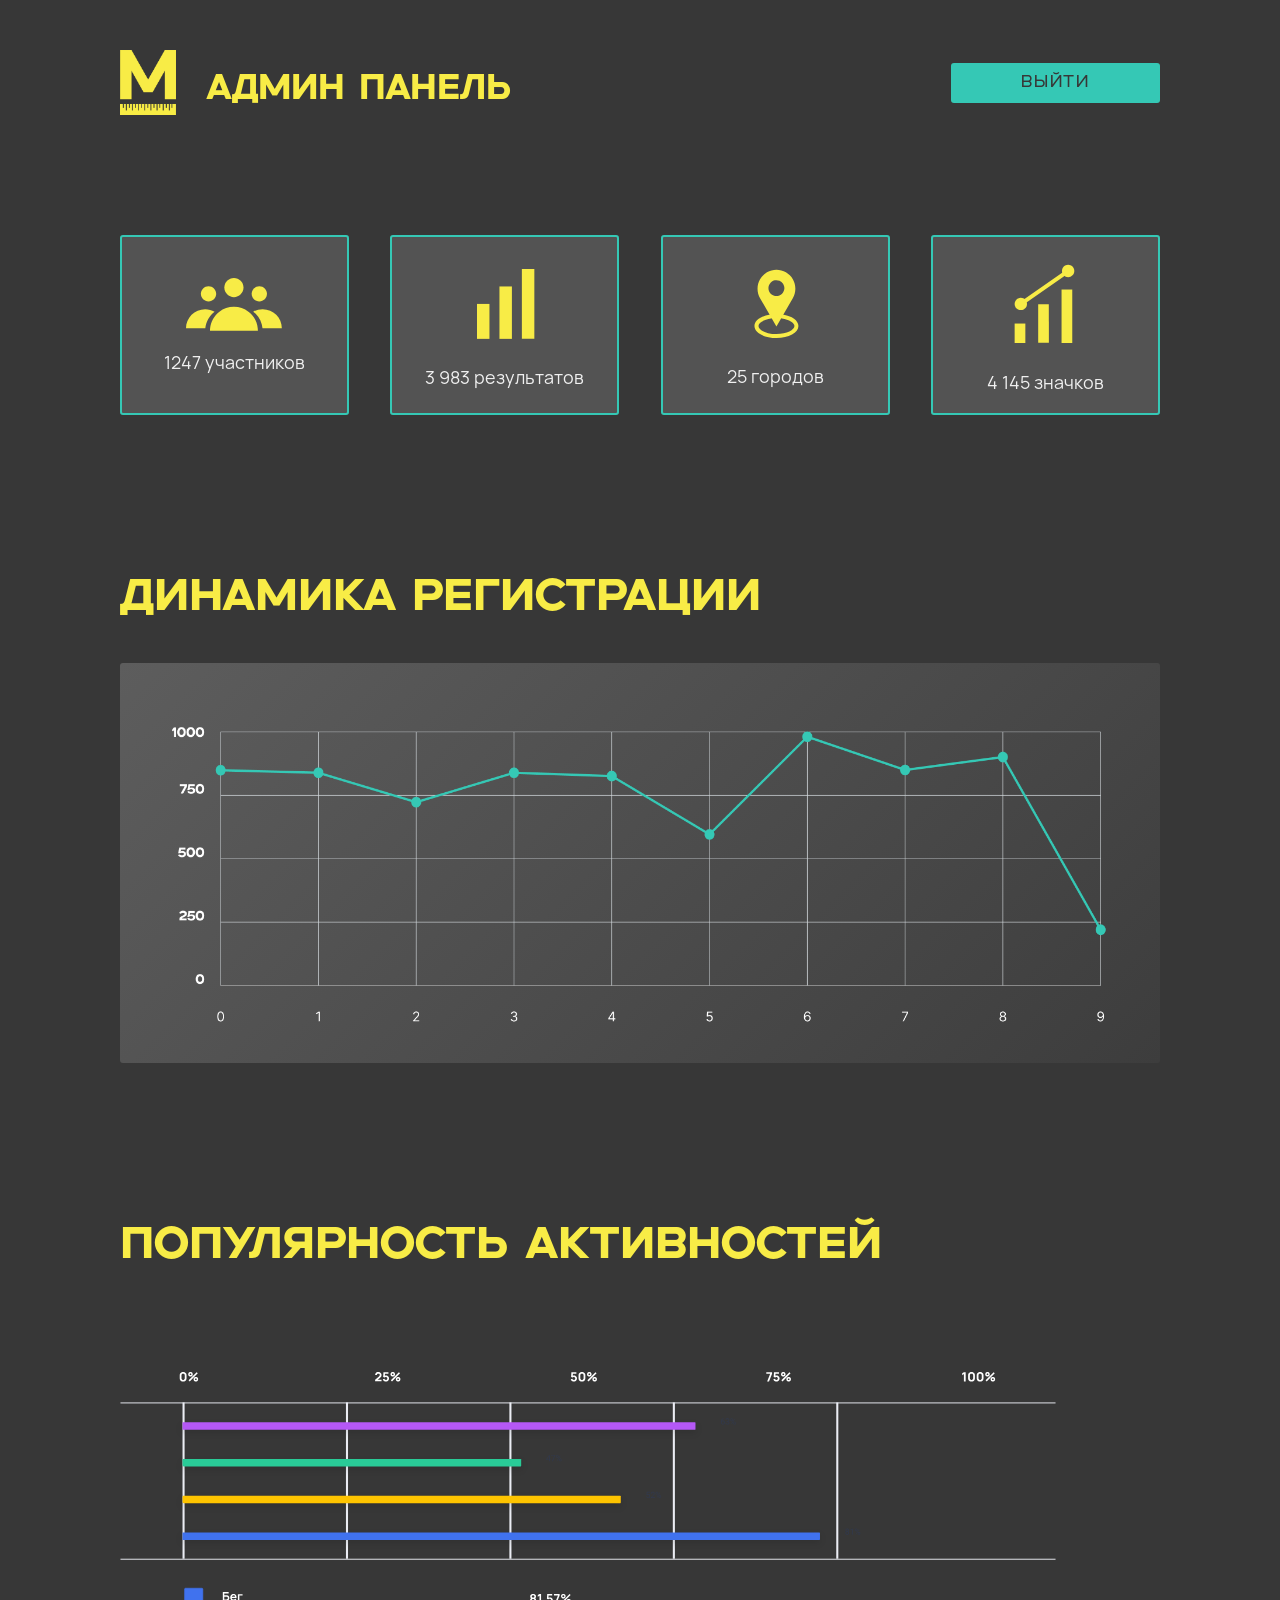
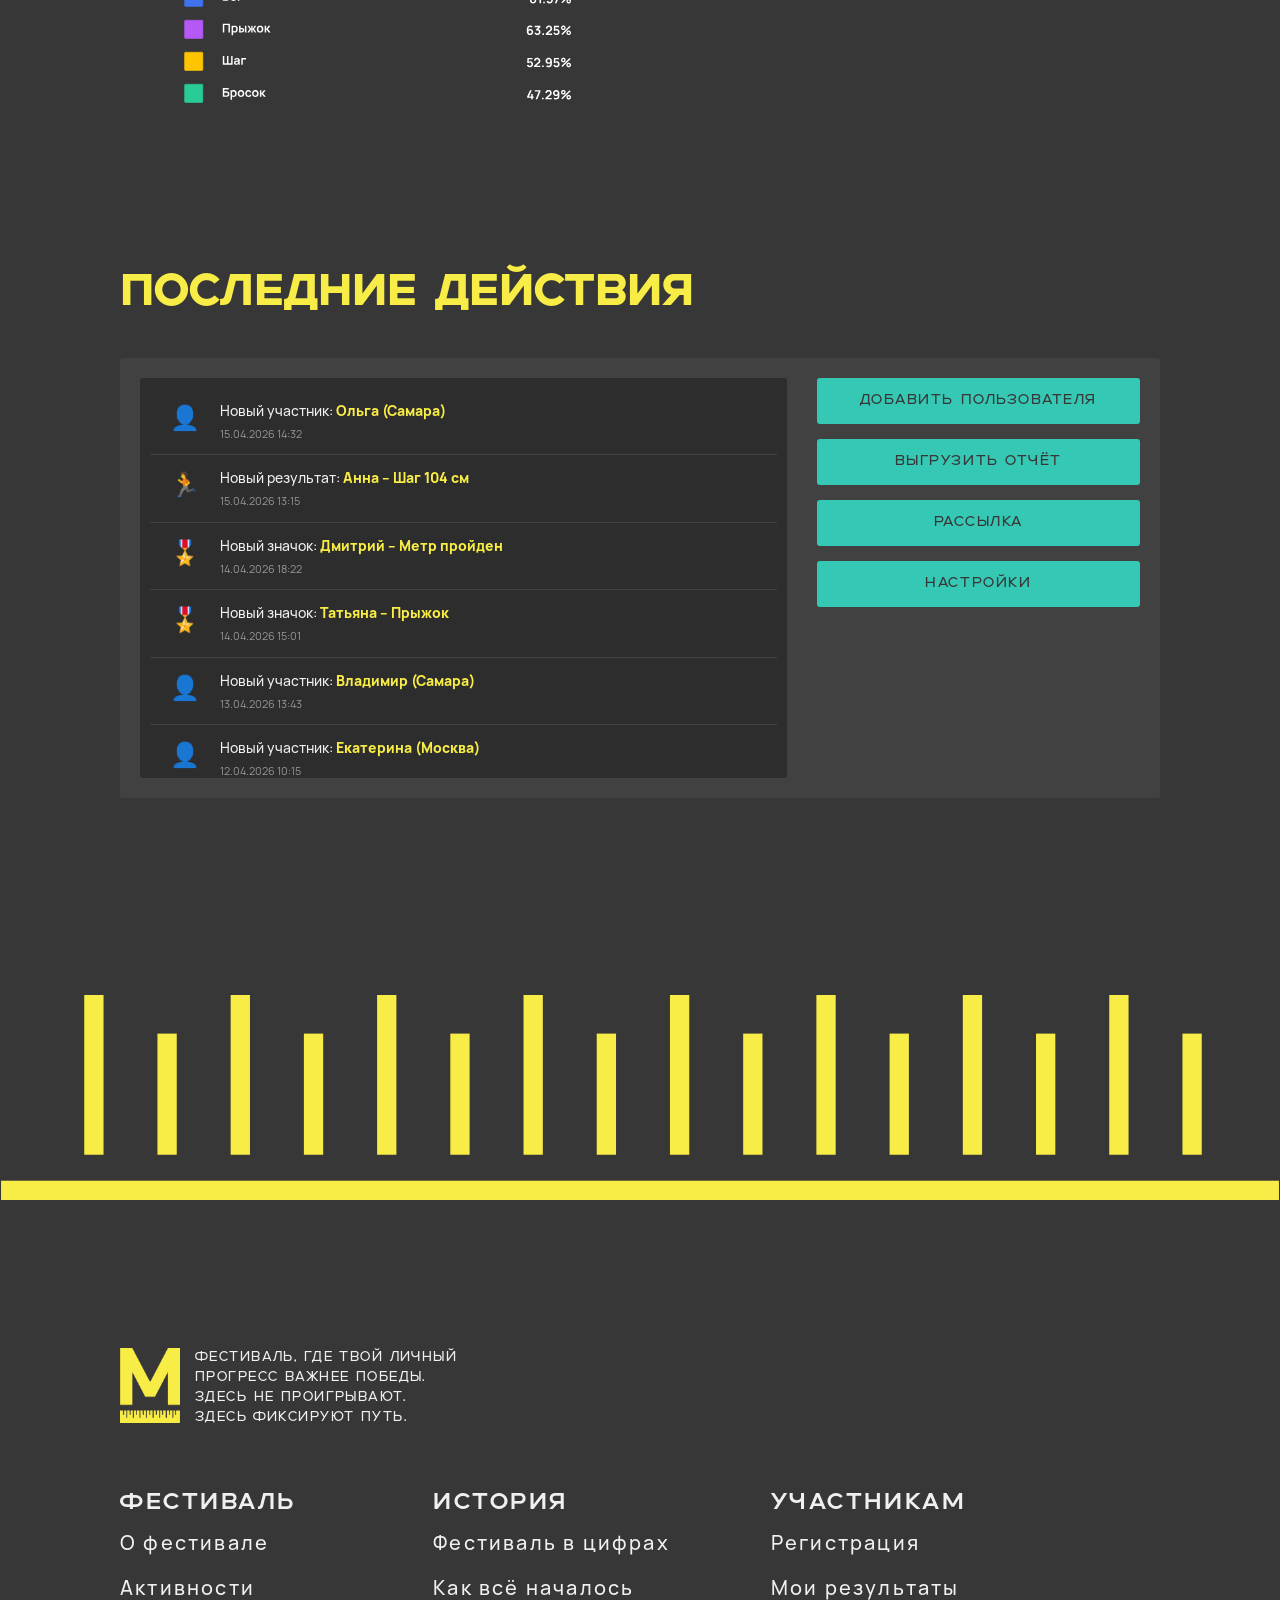
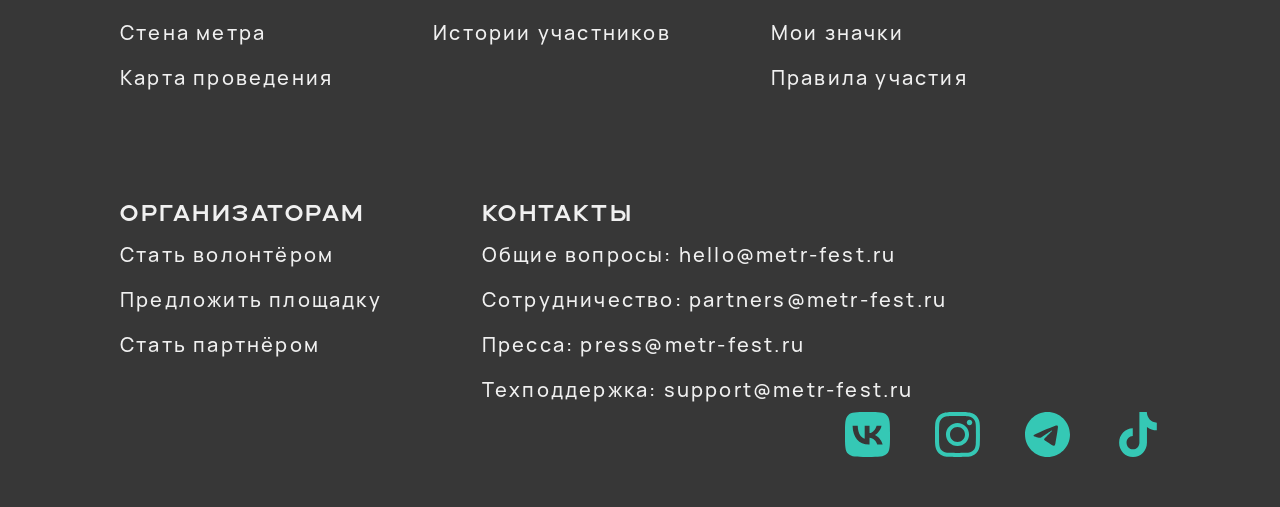
<file: admin/admin.html>
<!doctype html>
<html lang="en">
  <head>
    <meta charset="UTF-8" />
    <meta name="viewport" content="width=device-width, initial-scale=1.0" />
    <title>МЕТР</title>
    <link
      rel="icon"
      type="image/png"
      sizes="32x32"
      href="/assets/gallery/icon/logo.png"
    />
    <link rel="stylesheet" href="/style/style.css" />
  </head>
  <body>
    <header class="headerAdmin">
      <div class="headerAdmin--left">
        <img src="/assets/gallery/icon/logo.png" />
        <h4>АДМИН ПАНЕЛЬ</h4>
      </div>
      <button class="headerAdminBtn"><span>ВЫЙТИ</span></button>
    </header>

    <section class="fasterStatic">
      <div class="fasterStatic--card">
        <img src="/assets/gallery/icon/users.svg" />
        <p>1247 участников</p>
      </div>

      <div class="fasterStatic--card">
        <img src="/assets/gallery/icon/static.svg" />
        <p>3 983 результатов</p>
      </div>

      <div class="fasterStatic--card">
        <img src="/assets/gallery/icon/location.svg" />
        <p>25 городов</p>
      </div>

      <div class="fasterStatic--card">
        <img src="/assets/gallery/icon/bar-chart.svg" />
        <p>4 145 значков</p>
      </div>
    </section>

    <section class="dinamicRegistration">
      <h2>ДИНАМИКА РЕГИСТРАЦИИ</h2>
      <div><img src="/assets/gallery/photos/22.png" /></div>
    </section>

    <section class="popularActivity">
      <h2>ПОПУЛЯРНОСТЬ АКТИВНОСТЕЙ</h2>
      <div></div>
    </section>

    <section class="recentActions">
      <h2>ПОСЛЕДНИЕ ДЕЙСТВИЯ</h2>

      <div class="recentActions--container">
        <!-- Левая часть: список действий с прокруткой -->
        <div class="recentActions--list">
          <div class="recentActions--list-scroll">
            <div class="recentActions--item">
              <span class="recentActions--icon">👤</span>
              <div class="recentActions--content">
                <p class="recentActions--text">
                  Новый участник: <strong>Ольга (Самара)</strong>
                </p>
                <p class="recentActions--date">15.04.2026 14:32</p>
              </div>
            </div>

            <div class="recentActions--item">
              <span class="recentActions--icon">🏃</span>
              <div class="recentActions--content">
                <p class="recentActions--text">
                  Новый результат: <strong>Анна – Шаг 104 см</strong>
                </p>
                <p class="recentActions--date">15.04.2026 13:15</p>
              </div>
            </div>

            <div class="recentActions--item">
              <span class="recentActions--icon">🎖️</span>
              <div class="recentActions--content">
                <p class="recentActions--text">
                  Новый значок: <strong>Дмитрий – Метр пройден</strong>
                </p>
                <p class="recentActions--date">14.04.2026 18:22</p>
              </div>
            </div>

            <div class="recentActions--item">
              <span class="recentActions--icon">🎖️</span>
              <div class="recentActions--content">
                <p class="recentActions--text">
                  Новый значок: <strong>Татьяна – Прыжок</strong>
                </p>
                <p class="recentActions--date">14.04.2026 15:01</p>
              </div>
            </div>

            <div class="recentActions--item">
              <span class="recentActions--icon">👤</span>
              <div class="recentActions--content">
                <p class="recentActions--text">
                  Новый участник: <strong>Владимир (Самара)</strong>
                </p>
                <p class="recentActions--date">13.04.2026 13:43</p>
              </div>
            </div>

            <div class="recentActions--item">
              <span class="recentActions--icon">👤</span>
              <div class="recentActions--content">
                <p class="recentActions--text">
                  Новый участник: <strong>Екатерина (Москва)</strong>
                </p>
                <p class="recentActions--date">12.04.2026 10:15</p>
              </div>
            </div>

            <div class="recentActions--item">
              <span class="recentActions--icon">🏃</span>
              <div class="recentActions--content">
                <p class="recentActions--text">
                  Новый результат: <strong>Михаил – Бег 5 км</strong>
                </p>
                <p class="recentActions--date">12.04.2026 09:30</p>
              </div>
            </div>

            <div class="recentActions--item">
              <span class="recentActions--icon">🎖️</span>
              <div class="recentActions--content">
                <p class="recentActions--text">
                  Новый значок: <strong>Алексей – Бросок</strong>
                </p>
                <p class="recentActions--date">11.04.2026 16:45</p>
              </div>
            </div>

            <div class="recentActions--item">
              <span class="recentActions--icon">👤</span>
              <div class="recentActions--content">
                <p class="recentActions--text">
                  Новый участник: <strong>Анна (Казань)</strong>
                </p>
                <p class="recentActions--date">11.04.2026 12:20</p>
              </div>
            </div>

            <div class="recentActions--item">
              <span class="recentActions--icon">🏃</span>
              <div class="recentActions--content">
                <p class="recentActions--text">
                  Новый результат: <strong>Сергей – Прыжок 2.1 м</strong>
                </p>
                <p class="recentActions--date">10.04.2026 17:55</p>
              </div>
            </div>

            <div class="recentActions--item">
              <span class="recentActions--icon">🎖️</span>
              <div class="recentActions--content">
                <p class="recentActions--text">
                  Новый значок: <strong>Елена – Шаг 5000</strong>
                </p>
                <p class="recentActions--date">10.04.2026 14:30</p>
              </div>
            </div>

            <div class="recentActions--item">
              <span class="recentActions--icon">👤</span>
              <div class="recentActions--content">
                <p class="recentActions--text">
                  Новый участник: <strong>Иван (Новосибирск)</strong>
                </p>
                <p class="recentActions--date">09.04.2026 11:10</p>
              </div>
            </div>

            <div class="recentActions--item">
              <span class="recentActions--icon">🏃</span>
              <div class="recentActions--content">
                <p class="recentActions--text">
                  Новый результат: <strong>Мария – Бросок 25 м</strong>
                </p>
                <p class="recentActions--date">09.04.2026 09:45</p>
              </div>
            </div>

            <div class="recentActions--item">
              <span class="recentActions--icon">🎖️</span>
              <div class="recentActions--content">
                <p class="recentActions--text">
                  Новый значок: <strong>Павел – Бег 10 км</strong>
                </p>
                <p class="recentActions--date">08.04.2026 20:15</p>
              </div>
            </div>
          </div>
        </div>

        <div class="recentActions--buttons">
          <button class="recentActionsBtn">
            <span>ДОБАВИТЬ ПОЛЬЗОВАТЕЛЯ</span>
          </button>
          <button class="recentActionsBtn">
            <span>ВЫГРУЗИТЬ ОТЧЁТ</span>
          </button>
          <button class="recentActionsBtn">
            <span>РАССЫЛКА</span>
          </button>
          <button class="recentActionsBtn">
            <span>НАСТРОЙКИ</span>
          </button>
        </div>
      </div>
    </section>

    <div class="rule"></div>

    <footer class="footer">
      <div class="footer--logo">
        <img src="/assets/gallery/icon/logo.png" />
        <p>
          Фестиваль, где твой личный <br />
          прогресс важнее победы. <br />
          Здесь не проигрывают. <br />
          Здесь фиксируют путь.
        </p>
      </div>

      <div class="footer__group">
        <div class="footer__column">
          <h4 class="footer__title">Фестиваль</h4>
          <ul class="footer__list">
            <li><a href="#">О фестивале</a></li>
            <li><a href="#">Активности</a></li>
            <li><a href="#">Стена метра</a></li>
            <li><a href="#">Карта проведения</a></li>
          </ul>
        </div>

        <!-- Колонка 2: История -->
        <div class="footer__column">
          <h4 class="footer__title">История</h4>
          <ul class="footer__list">
            <li><a href="#">Фестиваль в цифрах</a></li>
            <li><a href="#">Как всё началось</a></li>
            <li><a href="#">Истории участников</a></li>
          </ul>
        </div>

        <!-- Колонка 3: Участникам -->
        <div class="footer__column">
          <h4 class="footer__title">Участникам</h4>
          <ul class="footer__list">
            <li><a href="#">Регистрация</a></li>
            <li><a href="#">Мои результаты</a></li>
            <li><a href="#">Мои значки</a></li>
            <li><a href="#">Правила участия</a></li>
          </ul>
        </div>

        <!-- Колонка 4: Организаторам -->
        <div class="footer__column">
          <h4 class="footer__title">Организаторам</h4>
          <ul class="footer__list">
            <li><a href="#">Стать волонтёром</a></li>
            <li><a href="#">Предложить площадку</a></li>
            <li><a href="#">Стать партнёром</a></li>
          </ul>
        </div>

        <div class="footer__column">
          <h4 class="footer__title">Контакты</h4>
          <ul class="footer__list">
            <li><a href="#">Общие вопросы: hello@metr-fest.ru</a></li>
            <li><a href="#">Сотрудничество: partners@metr-fest.ru</a></li>
            <li><a href="#">Пресса: press@metr-fest.ru</a></li>
            <li><a href="#">Техподдержка: support@metr-fest.ru</a></li>
          </ul>
        </div>
      </div>

      <div class="footer__socialMedia">
        <img src="/assets/gallery/icon/vk.svg" alt="VK" />
        <img src="/assets/gallery/icon/instagramm.svg" alt="Instagram" />
        <img src="/assets/gallery/icon/telegramm.svg" alt="Telegram" />
        <img src="/assets/gallery/icon/tik tok.svg" alt="TikTok" />
      </div>
    </footer>
  </body>
</html>
</file>
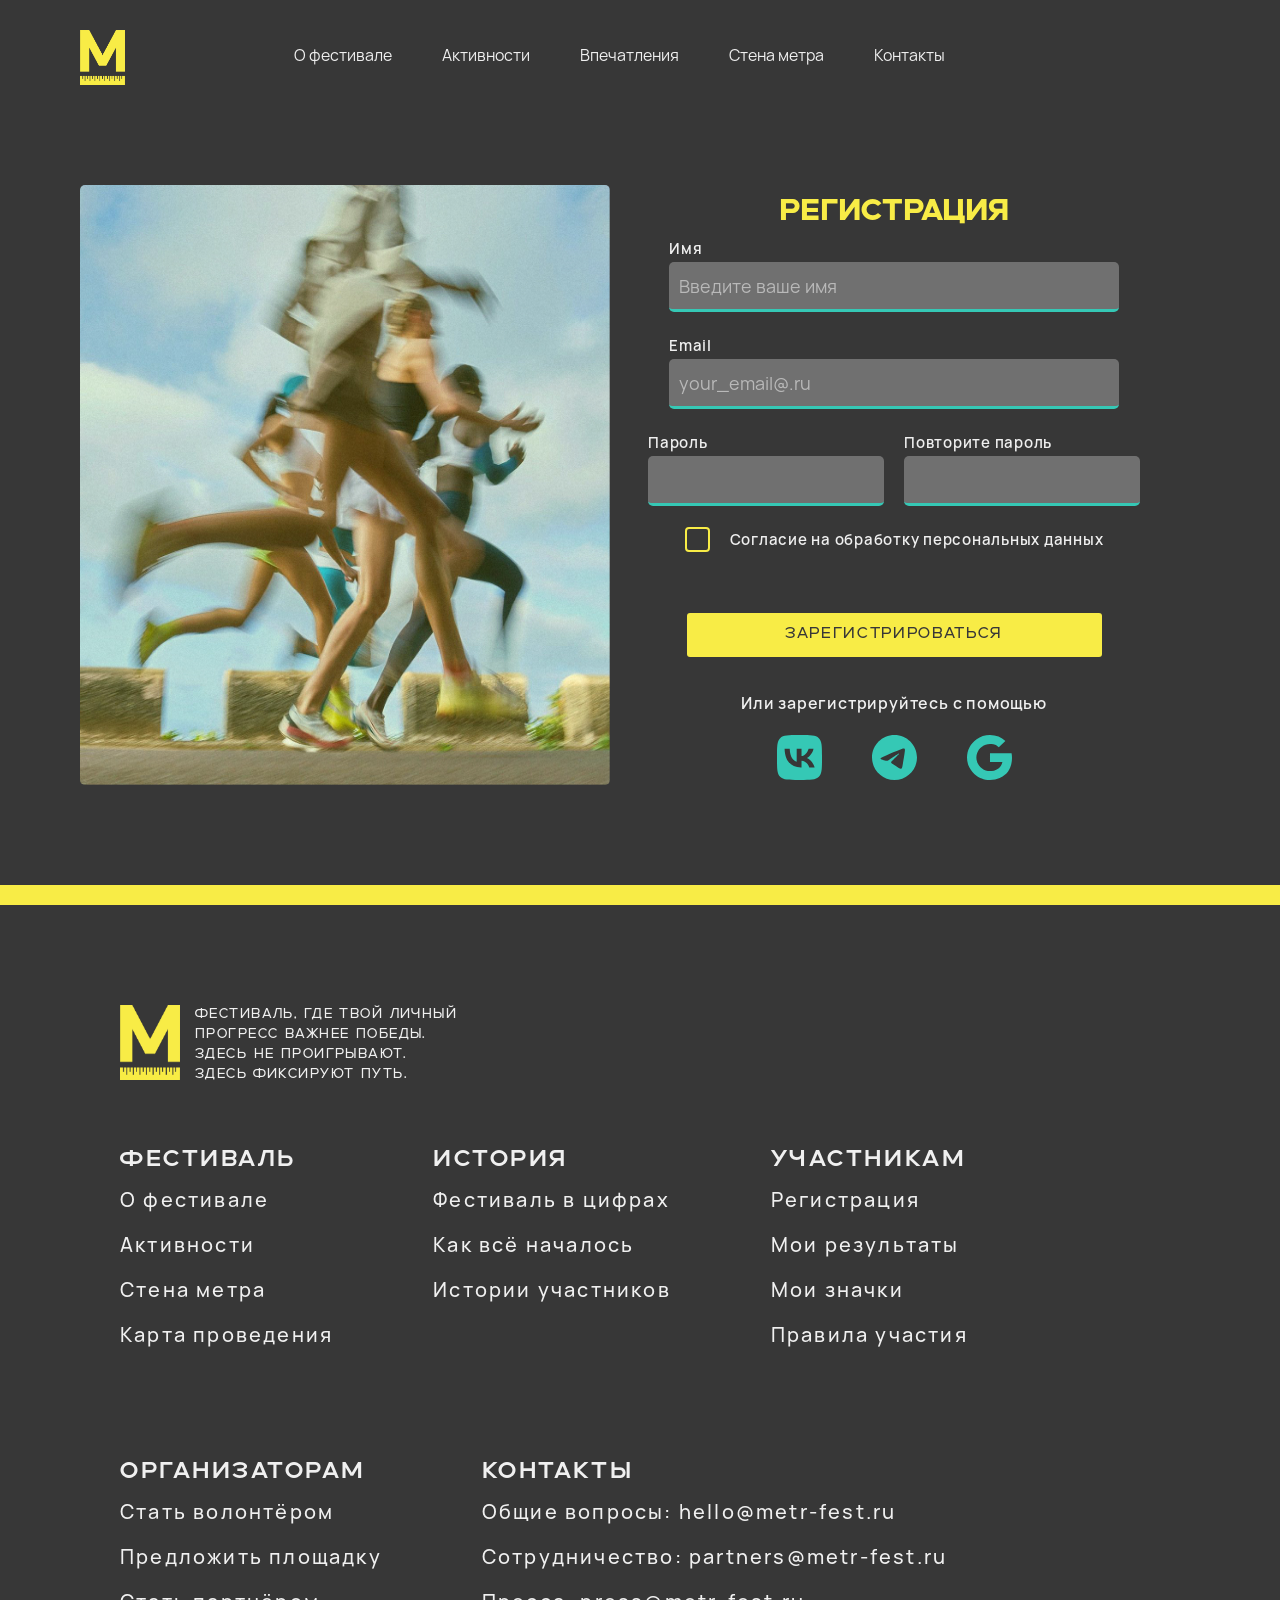
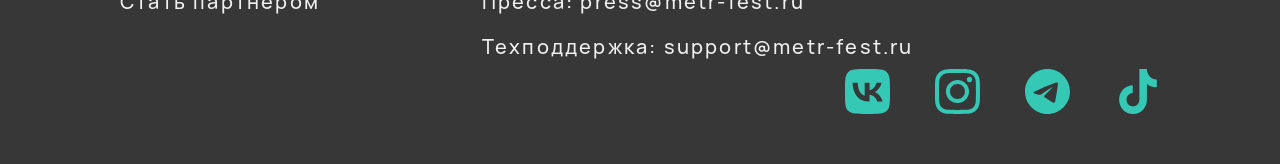
<file: registration/registration.html>
<!doctype html>
<html lang="en">
  <head>
    <meta charset="UTF-8" />
    <meta name="viewport" content="width=device-width, initial-scale=1.0" />
    <title>МЕТР</title>
    <link
      rel="icon"
      type="image/png"
      sizes="32x32"
      href="/assets/gallery/icon/logo.png"
    />
    <link rel="stylesheet" href="/style/style.css" />
  </head>
  <body class="regPadding">
    <header class="header">
      <a href="/index.html">
        <img class="header--logo" src="/assets/gallery/icon/logo.png" />
      </a>
      <nav class="header--navigation">
        <ul class="header--navigation--list">
          <li><a>О фестивале</a></li>
          <li><a>Активности</a></li>
          <li><a>Впечатления</a></li>
          <li><a>Стена метра</a></li>
          <li><a>Контакты</a></li>
        </ul>
      </nav>
      <button class="btn-headerReg" style="visibility: hidden">
        <span>ЗАРЕГИСТРИРОВАТЬСЯ</span>
      </button>

      <div class="header--groupIcon">
        <img
          style="visibility: hidden"
          src="/assets/gallery/icon/user-add.svg"
        />
        <img src="/assets/gallery/icon/burger.svg" />
      </div>
    </header>

    <section class="reg">
      <div class="reg--photo"><img src="/assets/gallery/photos/16.png" /></div>

      <div class="reg--container">
        <h2>РЕГИСТРАЦИЯ</h2>
        <form class="reg--container--form">
          <div class="reg--container--form-group">
            <label for="name">Имя</label>
            <input
              type="text"
              id="name"
              name="name"
              placeholder="Введите ваше имя"
              required
            />
          </div>

          <div class="reg--container--form-group">
            <label for="email">Email</label>
            <input
              type="email"
              id="email"
              name="email"
              placeholder="your_email@.ru"
              required
            />
          </div>

          <div class="reg--container--formPassword">
            <div class="groupPassword">
              <label for="password">Пароль</label>
              <input
                type="password"
                id="password"
                name="password"
                placeholder=""
                required
              />
            </div>

            <div class="groupPassword">
              <label for="repeatPassword">Повторите пароль</label>
              <input
                type="password"
                name="repeatPassword"
                placeholder=""
                required
              />
            </div>
          </div>

          <div class="reg--container--form-checkBox">
            <input type="checkbox" id="agree" />
            <label for="agree">Согласие на обработку персональных данных</label>
          </div>

          <button type="submit" class="btnReg">
            <span>ЗАРЕГИСТРИРОВАТЬСЯ</span>
          </button>

          <div class="reg--container--form-socialMedia">
            <p>Или зарегистрируйтесь с помощью</p>
            <div class="">
              <img src="/assets/gallery/icon/vk.svg" alt="VK" />

              <img src="/assets/gallery/icon/telegramm.svg" alt="Telegram" />
              <img src="/assets/gallery/icon/google.svg" alt="TikTok" />
            </div>
          </div>
        </form>
      </div>
    </section>

    <div id class="line"></div>

    <footer class="footer">
      <div class="footer--logo">
        <img src="/assets/gallery/icon/logo.png" />
        <p>
          Фестиваль, где твой личный <br />
          прогресс важнее победы. <br />
          Здесь не проигрывают. <br />
          Здесь фиксируют путь.
        </p>
      </div>

      <div class="footer__group">
        <div class="footer__column">
          <h4 class="footer__title">Фестиваль</h4>
          <ul class="footer__list">
            <li><a href="#">О фестивале</a></li>
            <li><a href="#">Активности</a></li>
            <li><a href="#">Стена метра</a></li>
            <li><a href="#">Карта проведения</a></li>
          </ul>
        </div>

        <!-- Колонка 2: История -->
        <div class="footer__column">
          <h4 class="footer__title">История</h4>
          <ul class="footer__list">
            <li><a href="#">Фестиваль в цифрах</a></li>
            <li><a href="#">Как всё началось</a></li>
            <li><a href="#">Истории участников</a></li>
          </ul>
        </div>

        <!-- Колонка 3: Участникам -->
        <div class="footer__column">
          <h4 class="footer__title">Участникам</h4>
          <ul class="footer__list">
            <li><a href="#">Регистрация</a></li>
            <li><a href="#">Мои результаты</a></li>
            <li><a href="#">Мои значки</a></li>
            <li><a href="#">Правила участия</a></li>
          </ul>
        </div>

        <!-- Колонка 4: Организаторам -->
        <div class="footer__column">
          <h4 class="footer__title">Организаторам</h4>
          <ul class="footer__list">
            <li><a href="#">Стать волонтёром</a></li>
            <li><a href="#">Предложить площадку</a></li>
            <li><a href="#">Стать партнёром</a></li>
          </ul>
        </div>

        <div class="footer__column">
          <h4 class="footer__title">Контакты</h4>
          <ul class="footer__list">
            <li><a href="#">Общие вопросы: hello@metr-fest.ru</a></li>
            <li><a href="#">Сотрудничество: partners@metr-fest.ru</a></li>
            <li><a href="#">Пресса: press@metr-fest.ru</a></li>
            <li><a href="#">Техподдержка: support@metr-fest.ru</a></li>
          </ul>
        </div>
      </div>

      <div class="footer__socialMedia">
        <img src="/assets/gallery/icon/vk.svg" alt="VK" />
        <img src="/assets/gallery/icon/instagramm.svg" alt="Instagram" />
        <img src="/assets/gallery/icon/telegramm.svg" alt="Telegram" />
        <img src="/assets/gallery/icon/tik tok.svg" alt="TikTok" />
      </div>
    </footer>
  </body>
</html>
</file>
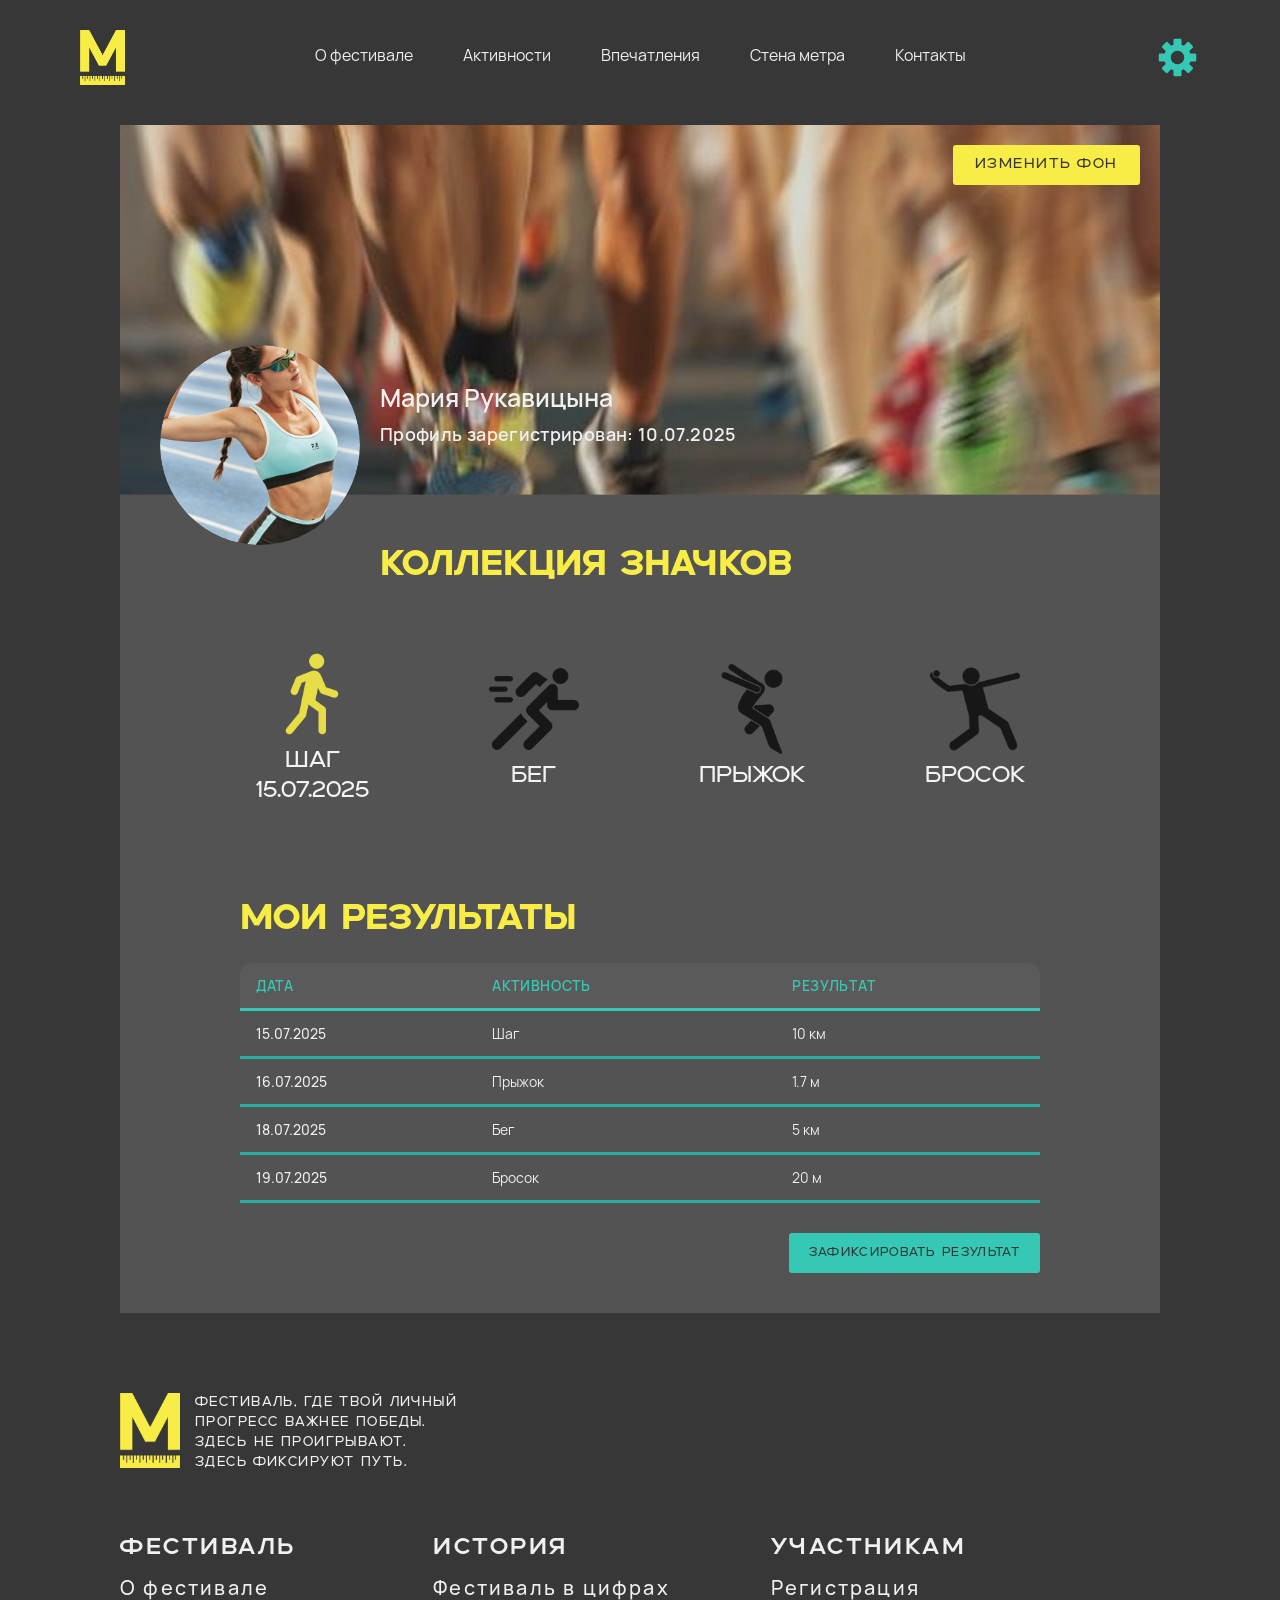
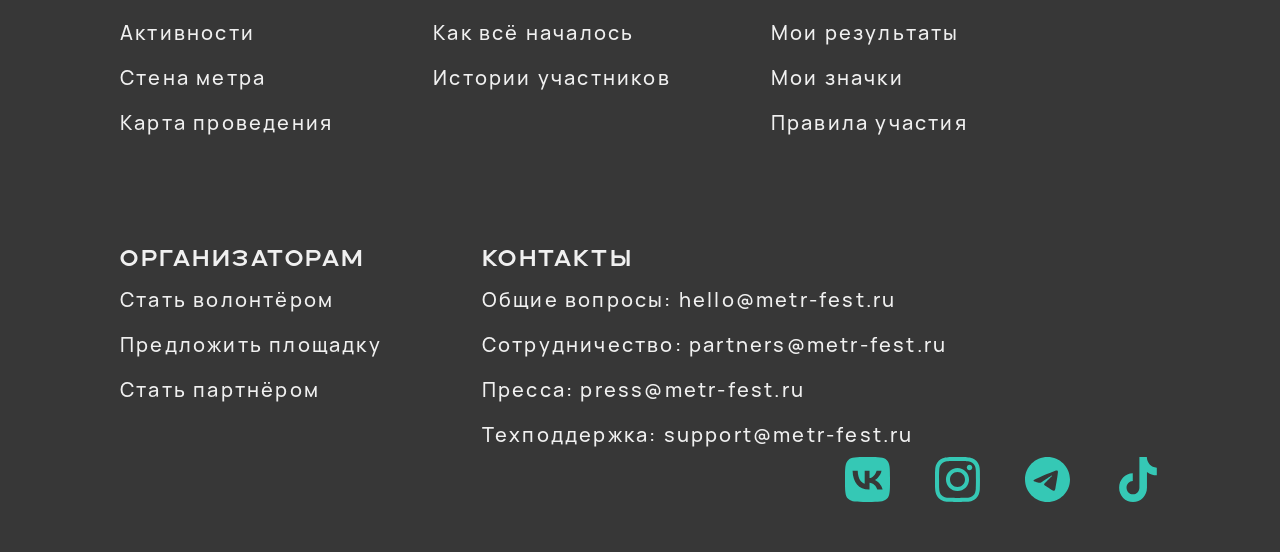
<file: user/user.html>
<!doctype html>
<html lang="en">
  <head>
    <meta charset="UTF-8" />
    <meta name="viewport" content="width=device-width, initial-scale=1.0" />
    <title>МЕТР</title>
    <link
      rel="icon"
      type="image/png"
      sizes="32x32"
      href="/assets/gallery/icon/logo.png"
    />
    <link rel="stylesheet" href="/style/style.css" />
  </head>
  <body>
    <header class="header profilePadding">
      <a href="/index.html">
        <img class="header--logo" src="/assets/gallery/icon/logo.png" />
      </a>
      <nav class="header--navigation">
        <ul class="header--navigation--list">
          <li><a>О фестивале</a></li>
          <li><a>Активности</a></li>
          <li><a>Впечатления</a></li>
          <li><a>Стена метра</a></li>
          <li><a>Контакты</a></li>
        </ul>
      </nav>
      <button class="settingHeader">
        <img src="/assets/gallery/icon/settings.svg" />
      </button>

      <div class="header--groupIcon">
        <img src="/assets/gallery/icon/settings.svg" />
        <img src="/assets/gallery/icon/burger.svg" />
      </div>
    </header>

    <section class="profile">
      <div class="profile--top">
        <button class="btnProfile">
          <span>ИЗМЕНИТЬ ФОН</span>
        </button>

        <img
          class="profile--top-icon"
          src="/assets/gallery/icon/settings-07.svg"
        />

        <div class="profile--top--information">
          <div class="profile--top--information-photo">
            <img src="/assets/gallery/photos/21.jpg" />
          </div>
          <div>
            <h6>Мария Рукавицына</h6>
            <p>Профиль зарегистрирован: 10.07.2025</p>
          </div>
        </div>
      </div>

      <div class="profile--collection">
        <h2>КОЛЛЕКЦИЯ ЗНАЧКОВ</h2>

        <div class="profile--collection--iconsGroup">
          <div>
            <img src="/assets/gallery/icon/man-walking-yellow.svg" />
            <p>ШАГ</p>
            <p>15.07.2025</p>
          </div>

          <div>
            <img src="/assets/gallery/icon/running.svg" />
            <p>БЕГ</p>
          </div>

          <div>
            <img src="/assets/gallery/icon/jumping.svg" />
            <p>ПРЫЖОК</p>
          </div>

          <div>
            <img src="/assets/gallery/icon/person.svg" />
            <p>БРОСОК</p>
          </div>
        </div>
      </div>

      <div class="profile--results">
        <h2>Мои результаты</h2>
        <table class="profile--results-table">
          <thead>
            <tr>
              <th>ДАТА</th>
              <th>АКТИВНОСТЬ</th>
              <th>РЕЗУЛЬТАТ</th>
            </tr>
          </thead>
          <tbody>
            <tr>
              <td>15.07.2025</td>
              <td>Шаг</td>
              <td>10 км</td>
            </tr>
            <tr>
              <td>16.07.2025</td>
              <td>Прыжок</td>
              <td>1.7 м</td>
            </tr>
            <tr>
              <td>18.07.2025</td>
              <td>Бег</td>
              <td>5 км</td>
            </tr>
            <tr>
              <td>19.07.2025</td>
              <td>Бросок</td>
              <td>20 м</td>
            </tr>
          </tbody>
        </table>
        <button class="btnResults">
          <span>ЗАФИКСИРОВАТЬ РЕЗУЛЬТАТ</span>
        </button>
      </div>
    </section>

    <footer class="footer">
      <div class="footer--logo">
        <img src="/assets/gallery/icon/logo.png" />
        <p>
          Фестиваль, где твой личный <br />
          прогресс важнее победы. <br />
          Здесь не проигрывают. <br />
          Здесь фиксируют путь.
        </p>
      </div>

      <div class="footer__group">
        <div class="footer__column">
          <h4 class="footer__title">Фестиваль</h4>
          <ul class="footer__list">
            <li><a href="#">О фестивале</a></li>
            <li><a href="#">Активности</a></li>
            <li><a href="#">Стена метра</a></li>
            <li><a href="#">Карта проведения</a></li>
          </ul>
        </div>

        <!-- Колонка 2: История -->
        <div class="footer__column">
          <h4 class="footer__title">История</h4>
          <ul class="footer__list">
            <li><a href="#">Фестиваль в цифрах</a></li>
            <li><a href="#">Как всё началось</a></li>
            <li><a href="#">Истории участников</a></li>
          </ul>
        </div>

        <!-- Колонка 3: Участникам -->
        <div class="footer__column">
          <h4 class="footer__title">Участникам</h4>
          <ul class="footer__list">
            <li><a href="#">Регистрация</a></li>
            <li><a href="#">Мои результаты</a></li>
            <li><a href="#">Мои значки</a></li>
            <li><a href="#">Правила участия</a></li>
          </ul>
        </div>

        <!-- Колонка 4: Организаторам -->
        <div class="footer__column">
          <h4 class="footer__title">Организаторам</h4>
          <ul class="footer__list">
            <li><a href="#">Стать волонтёром</a></li>
            <li><a href="#">Предложить площадку</a></li>
            <li><a href="#">Стать партнёром</a></li>
          </ul>
        </div>

        <div class="footer__column">
          <h4 class="footer__title">Контакты</h4>
          <ul class="footer__list">
            <li><a href="#">Общие вопросы: hello@metr-fest.ru</a></li>
            <li><a href="#">Сотрудничество: partners@metr-fest.ru</a></li>
            <li><a href="#">Пресса: press@metr-fest.ru</a></li>
            <li><a href="#">Техподдержка: support@metr-fest.ru</a></li>
          </ul>
        </div>
      </div>

      <div class="footer__socialMedia">
        <img src="/assets/gallery/icon/vk.svg" alt="VK" />
        <img src="/assets/gallery/icon/instagramm.svg" alt="Instagram" />
        <img src="/assets/gallery/icon/telegramm.svg" alt="Telegram" />
        <img src="/assets/gallery/icon/tik tok.svg" alt="TikTok" />
      </div>
    </footer>
  </body>
</html>
</file>
<file: style/style.css>
@charset "UTF-8";
/* ТИПОГРАФИКА */
@font-face {
  font-family: "UNCAGE";
  src: url("/fonts/UNCAGE-SemiBold.otf");
  font-weight: 600;
}
@font-face {
  font-family: "UNCAGE";
  src: url("/fonts/UNCAGE-Regular.otf");
  font-weight: 400;
}
@font-face {
  font-family: "UNCAGE";
  src: url("/fonts/UNCAGE-Medium.otf");
  font-weight: 500;
}
@font-face {
  font-family: "Manrope";
  src: url("/fonts/manrope-regular.otf");
  font-weight: 400;
}
@font-face {
  font-family: "Manrope";
  src: url("/fonts/manrope-medium.otf");
  font-weight: 500;
}
@font-face {
  font-family: "Manrope";
  src: url("/fonts/manrope-semibold.otf");
  font-weight: 600;
}
@font-face {
  font-family: "Manrope";
  src: url("/fonts/manrope-extrabold.otf");
  font-weight: 800;
}
html {
  font-size: 16px;
  -webkit-font-smoothing: antialiased;
  -moz-osx-font-smoothing: grayscale;
}

/* ПЕРЕМЕННЫЕ */
/* СБРОС СТИЛЕЙ */
/* Reset CSS */
*,
*::before,
*::after {
  margin: 0;
  padding: 0;
  box-sizing: border-box;
}

html {
  -webkit-text-size-adjust: 100%;
  -moz-tab-size: 4;
  -o-tab-size: 4;
     tab-size: 4;
}

body {
  min-height: 100vh;
  line-height: 1.5;
  -webkit-font-smoothing: antialiased;
}

/* Убираем списки */
ul,
ol {
  list-style: none;
}

/* Убираем подчёркивание у ссылок */
a {
  text-decoration: none;
  color: inherit;
}

/* Наследование шрифтов */
/* Обнуление всех инпутов, текстареа и селектов */
input,
textarea,
select,
button {
  margin: 0;
  padding: 0;
  border: none;
  background: none;
  color: inherit;
  outline: none;
  box-shadow: none;
}

/* Обнуление конкретных типов инпутов */
input[type=text],
input[type=email],
input[type=number],
input[type=password],
input[type=tel],
input[type=search],
textarea,
select {
  -webkit-appearance: none;
  -moz-appearance: none;
  appearance: none;
}

/* Убираем крестик в input search */
input[type=search]::-webkit-search-decoration,
input[type=search]::-webkit-search-cancel-button,
input[type=search]::-webkit-search-results-button,
input[type=search]::-webkit-search-results-decoration {
  -webkit-appearance: none;
}

/* Убираем стрелки в number input */
input[type=number]::-webkit-inner-spin-button,
input[type=number]::-webkit-outer-spin-button {
  -webkit-appearance: none;
  margin: 0;
}

input[type=number] {
  -moz-appearance: textfield;
  -webkit-appearance: textfield;
          appearance: textfield;
}

/* Убираем календарь в date input */
input[type=date]::-webkit-calendar-picker-indicator {
  background: transparent;
  bottom: 0;
  color: transparent;
  cursor: pointer;
  height: auto;
  left: 0;
  position: absolute;
  right: 0;
  top: 0;
  width: auto;
}

/* Убираем синюю подсветку при тапе на мобилках */
input,
textarea,
select,
button {
  -webkit-tap-highlight-color: transparent;
}

/* Убираем рамку фокуса (но лучше оставить для доступности) */
input:focus,
textarea:focus,
select:focus {
  outline: none;
}

/* Убираем фон автозаполнения в Chrome */
input:-webkit-autofill,
input:-webkit-autofill:hover,
input:-webkit-autofill:focus,
input:-webkit-autofill:active {
  -webkit-background-clip: text;
  -webkit-text-fill-color: inherit;
  -webkit-transition: background-color 5000s ease-in-out 0s;
  transition: background-color 5000s ease-in-out 0s;
}

/* Убираем стандартные кнопки */
button {
  background: none;
  border: none;
  cursor: pointer;
}

/* Медиа элементы */
img,
picture,
video,
canvas,
svg {
  display: block;
  max-width: 100%;
}

/* Убираем обводку у фокуса (лучше оставить для доступности) */
:focus {
  outline: none;
}

:focus-visible {
  outline: 2px solid #0066cc;
  outline-offset: 2px;
}

/* Таблицы */
table {
  border-collapse: collapse;
  border-spacing: 0;
}

/* Цитаты */
blockquote,
q {
  quotes: none;
}

blockquote::before,
blockquote::after,
q::before,
q::after {
  content: "";
}

/* Горизонтальная линия */
hr {
  border: none;
  border-top: 1px solid currentColor;
  opacity: 0.25;
}

/* Убираем стрелки у number input */
input[type=number]::-webkit-inner-spin-button,
input[type=number]::-webkit-outer-spin-button {
  -webkit-appearance: none;
  margin: 0;
}

input[type=number] {
  -moz-appearance: textfield;
  -webkit-appearance: textfield;
          appearance: textfield;
}

/* МИКСИНЫ */
/* АДАПТИВНАЯ ВЁРСТКА */
/* КОМПОНЕНТЫ */
.btn-primary-yellow {
  background-color: #f8ec46;
  border-radius: 3px;
  padding: 10px 25px;
  position: relative;
  overflow: hidden;
  transition: all 0.3s ease;
  cursor: pointer;
}
.btn-primary-yellow span {
  font-family: "UNCAGE";
  font-weight: 400;
  font-size: 14px;
  line-height: 20px;
  letter-spacing: 0.11em;
  color: #373737;
  position: relative;
  z-index: 1;
  transition: all 0.3s ease;
}
.btn-primary-yellow::before {
  content: "";
  position: absolute;
  top: 50%;
  left: 50%;
  width: 0;
  height: 0;
  background: rgba(255, 255, 255, 0.3);
  border-radius: 50%;
  transform: translate(-50%, -50%);
  transition: width 0.5s ease, height 0.5s ease;
}
.btn-primary-yellow:hover {
  background: rgb(246.140625, 230.953125, 20.859375);
  transform: translateY(-3px);
  box-shadow: 0 8px 20px rgba(0, 0, 0, 0.2);
}
.btn-primary-yellow:hover::before {
  width: 300px;
  height: 300px;
}
.btn-primary-yellow:hover span {
  transform: scale(1.05);
}
.btn-primary-yellow:active {
  transform: translateY(0);
}

.btn-header {
  background-color: #f8ec46;
  border-radius: 3px;
  padding: 10px 22px;
  position: relative;
  overflow: hidden;
  transition: all 0.3s ease;
  cursor: pointer;
}
.btn-header span {
  font-family: "UNCAGE";
  font-weight: 400;
  font-size: 14px;
  line-height: 20px;
  letter-spacing: 0.11em;
  color: #373737;
  position: relative;
  z-index: 1;
  transition: all 0.3s ease;
}
.btn-header::before {
  content: "";
  position: absolute;
  top: 50%;
  left: 50%;
  width: 0;
  height: 0;
  background: rgba(255, 255, 255, 0.3);
  border-radius: 50%;
  transform: translate(-50%, -50%);
  transition: width 0.5s ease, height 0.5s ease;
}
.btn-header:hover {
  background: rgb(246.140625, 230.953125, 20.859375);
  transform: translateY(-3px);
  box-shadow: 0 8px 20px rgba(0, 0, 0, 0.2);
}
.btn-header:hover::before {
  width: 300px;
  height: 300px;
}
.btn-header:hover span {
  transform: scale(1.05);
}
.btn-header:active {
  transform: translateY(0);
}
.btn-header {
  display: block;
}
@media (min-width: 1200px) and (max-width: 1524px) {
  .btn-header {
    padding: 10px 20px;
    font-size: 12px;
    display: block;
  }
}
@media (min-width: 800px) and (max-width: 1199px) {
  .btn-header {
    display: none;
  }
}
@media (min-width: 500px) and (max-width: 799px) {
  .btn-header {
    display: none;
  }
}
@media (min-width: 250px) and (max-width: 499px) {
  .btn-header {
    display: none;
  }
}

.btn-headerReg {
  background-color: #f8ec46;
  border-radius: 3px;
  padding: 10px 22px;
  position: relative;
  overflow: hidden;
  transition: all 0.3s ease;
  cursor: pointer;
}
.btn-headerReg span {
  font-family: "UNCAGE";
  font-weight: 400;
  font-size: 3px;
  line-height: 20px;
  letter-spacing: 0.11em;
  color: #373737;
  position: relative;
  z-index: 1;
  transition: all 0.3s ease;
}
.btn-headerReg::before {
  content: "";
  position: absolute;
  top: 50%;
  left: 50%;
  width: 0;
  height: 0;
  background: rgba(255, 255, 255, 0.3);
  border-radius: 50%;
  transform: translate(-50%, -50%);
  transition: width 0.5s ease, height 0.5s ease;
}
.btn-headerReg:hover {
  background: rgb(246.140625, 230.953125, 20.859375);
  transform: translateY(-3px);
  box-shadow: 0 8px 20px rgba(0, 0, 0, 0.2);
}
.btn-headerReg:hover::before {
  width: 300px;
  height: 300px;
}
.btn-headerReg:hover span {
  transform: scale(1.05);
}
.btn-headerReg:active {
  transform: translateY(0);
}

.promoblock-btn {
  background-color: #f8ec46;
  border-radius: 3px;
  padding: 12px 30px;
  position: relative;
  overflow: hidden;
  transition: all 0.3s ease;
  cursor: pointer;
}
.promoblock-btn span {
  font-family: "UNCAGE";
  font-weight: 400;
  font-size: 14px;
  line-height: 20px;
  letter-spacing: 0.11em;
  color: #373737;
  position: relative;
  z-index: 1;
  transition: all 0.3s ease;
}
.promoblock-btn::before {
  content: "";
  position: absolute;
  top: 50%;
  left: 50%;
  width: 0;
  height: 0;
  background: rgba(255, 255, 255, 0.3);
  border-radius: 50%;
  transform: translate(-50%, -50%);
  transition: width 0.5s ease, height 0.5s ease;
}
.promoblock-btn:hover {
  background: rgb(246.140625, 230.953125, 20.859375);
  transform: translateY(-3px);
  box-shadow: 0 8px 20px rgba(0, 0, 0, 0.2);
}
.promoblock-btn:hover::before {
  width: 300px;
  height: 300px;
}
.promoblock-btn:hover span {
  transform: scale(1.05);
}
.promoblock-btn:active {
  transform: translateY(0);
}
.promoblock-btn {
  display: block;
}
@media (min-width: 800px) and (max-width: 1199px) {
  .promoblock-btn {
    padding: 10px 25px;
  }
}
@media (min-width: 500px) and (max-width: 799px) {
  .promoblock-btn {
    background-color: #f8ec46;
    border-radius: 3px;
    padding: 10px 10px;
    position: relative;
    overflow: hidden;
    transition: all 0.3s ease;
    cursor: pointer;
  }
  .promoblock-btn span {
    font-family: "UNCAGE";
    font-weight: 400;
    font-size: 13px;
    line-height: 20px;
    letter-spacing: 0.11em;
    color: #373737;
    position: relative;
    z-index: 1;
    transition: all 0.3s ease;
  }
  .promoblock-btn::before {
    content: "";
    position: absolute;
    top: 50%;
    left: 50%;
    width: 0;
    height: 0;
    background: rgba(255, 255, 255, 0.3);
    border-radius: 50%;
    transform: translate(-50%, -50%);
    transition: width 0.5s ease, height 0.5s ease;
  }
  .promoblock-btn:hover {
    background: rgb(246.140625, 230.953125, 20.859375);
    transform: translateY(-3px);
    box-shadow: 0 8px 20px rgba(0, 0, 0, 0.2);
  }
  .promoblock-btn:hover::before {
    width: 300px;
    height: 300px;
  }
  .promoblock-btn:hover span {
    transform: scale(1.05);
  }
  .promoblock-btn:active {
    transform: translateY(0);
  }
  .promoblock-btn {
    width: 215px;
    font-size: 13px;
  }
}
@media (min-width: 250px) and (max-width: 499px) {
  .promoblock-btn {
    background-color: #f8ec46;
    border-radius: 3px;
    padding: 10px 10px;
    position: relative;
    overflow: hidden;
    transition: all 0.3s ease;
    cursor: pointer;
  }
  .promoblock-btn span {
    font-family: "UNCAGE";
    font-weight: 400;
    font-size: 14px;
    line-height: 20px;
    letter-spacing: 0.11em;
    color: #373737;
    position: relative;
    z-index: 1;
    transition: all 0.3s ease;
  }
  .promoblock-btn::before {
    content: "";
    position: absolute;
    top: 50%;
    left: 50%;
    width: 0;
    height: 0;
    background: rgba(255, 255, 255, 0.3);
    border-radius: 50%;
    transform: translate(-50%, -50%);
    transition: width 0.5s ease, height 0.5s ease;
  }
  .promoblock-btn:hover {
    background: rgb(246.140625, 230.953125, 20.859375);
    transform: translateY(-3px);
    box-shadow: 0 8px 20px rgba(0, 0, 0, 0.2);
  }
  .promoblock-btn:hover::before {
    width: 300px;
    height: 300px;
  }
  .promoblock-btn:hover span {
    transform: scale(1.05);
  }
  .promoblock-btn:active {
    transform: translateY(0);
  }
  .promoblock-btn {
    width: 80%;
    font-size: 13px;
  }
}

.offer-btn {
  background-color: #f8ec46;
  border-radius: 3px;
  padding: 13px 55px;
  position: relative;
  overflow: hidden;
  transition: all 0.3s ease;
  cursor: pointer;
}
.offer-btn span {
  font-family: "UNCAGE";
  font-weight: 400;
  font-size: 14px;
  line-height: 20px;
  letter-spacing: 0.11em;
  color: #373737;
  position: relative;
  z-index: 1;
  transition: all 0.3s ease;
}
.offer-btn::before {
  content: "";
  position: absolute;
  top: 50%;
  left: 50%;
  width: 0;
  height: 0;
  background: rgba(255, 255, 255, 0.3);
  border-radius: 50%;
  transform: translate(-50%, -50%);
  transition: width 0.5s ease, height 0.5s ease;
}
.offer-btn:hover {
  background: rgb(246.140625, 230.953125, 20.859375);
  transform: translateY(-3px);
  box-shadow: 0 8px 20px rgba(0, 0, 0, 0.2);
}
.offer-btn:hover::before {
  width: 300px;
  height: 300px;
}
.offer-btn:hover span {
  transform: scale(1.05);
}
.offer-btn:active {
  transform: translateY(0);
}
.offer-btn {
  display: block;
}
@media (min-width: 800px) and (max-width: 1199px) {
  .offer-btn {
    padding: 10px 25px;
  }
}
@media (min-width: 500px) and (max-width: 799px) {
  .offer-btn {
    background-color: #f8ec46;
    border-radius: 3px;
    padding: 10px 10px;
    position: relative;
    overflow: hidden;
    transition: all 0.3s ease;
    cursor: pointer;
  }
  .offer-btn span {
    font-family: "UNCAGE";
    font-weight: 400;
    font-size: 13px;
    line-height: 20px;
    letter-spacing: 0.11em;
    color: #373737;
    position: relative;
    z-index: 1;
    transition: all 0.3s ease;
  }
  .offer-btn::before {
    content: "";
    position: absolute;
    top: 50%;
    left: 50%;
    width: 0;
    height: 0;
    background: rgba(255, 255, 255, 0.3);
    border-radius: 50%;
    transform: translate(-50%, -50%);
    transition: width 0.5s ease, height 0.5s ease;
  }
  .offer-btn:hover {
    background: rgb(246.140625, 230.953125, 20.859375);
    transform: translateY(-3px);
    box-shadow: 0 8px 20px rgba(0, 0, 0, 0.2);
  }
  .offer-btn:hover::before {
    width: 300px;
    height: 300px;
  }
  .offer-btn:hover span {
    transform: scale(1.05);
  }
  .offer-btn:active {
    transform: translateY(0);
  }
  .offer-btn {
    width: 265px;
    font-size: 13px;
  }
}
@media (min-width: 250px) and (max-width: 499px) {
  .offer-btn {
    background-color: #f8ec46;
    border-radius: 3px;
    padding: 12px 10px;
    position: relative;
    overflow: hidden;
    transition: all 0.3s ease;
    cursor: pointer;
  }
  .offer-btn span {
    font-family: "UNCAGE";
    font-weight: 400;
    font-size: 14px;
    line-height: 20px;
    letter-spacing: 0.11em;
    color: #373737;
    position: relative;
    z-index: 1;
    transition: all 0.3s ease;
  }
  .offer-btn::before {
    content: "";
    position: absolute;
    top: 50%;
    left: 50%;
    width: 0;
    height: 0;
    background: rgba(255, 255, 255, 0.3);
    border-radius: 50%;
    transform: translate(-50%, -50%);
    transition: width 0.5s ease, height 0.5s ease;
  }
  .offer-btn:hover {
    background: rgb(246.140625, 230.953125, 20.859375);
    transform: translateY(-3px);
    box-shadow: 0 8px 20px rgba(0, 0, 0, 0.2);
  }
  .offer-btn:hover::before {
    width: 300px;
    height: 300px;
  }
  .offer-btn:hover span {
    transform: scale(1.05);
  }
  .offer-btn:active {
    transform: translateY(0);
  }
  .offer-btn {
    width: 75%;
    font-size: 13px;
  }
}

.meterWallBtn {
  background-color: #35c8b5;
  border-radius: 3px;
  padding: 13px 25px;
  position: relative;
  overflow: hidden;
  transition: all 0.3s ease;
  cursor: pointer;
}
.meterWallBtn span {
  font-family: "UNCAGE";
  font-weight: 400;
  font-size: 14px;
  line-height: 20px;
  letter-spacing: 0.11em;
  color: #373737;
  white-space: nowrap;
  position: relative;
  z-index: 1;
  transition: all 0.3s ease;
}
.meterWallBtn::before {
  content: "";
  position: absolute;
  bottom: 0;
  left: -100%;
  width: 100%;
  height: 3px;
  background: rgba(255, 255, 255, 0.8);
  transition: left 0.4s ease;
}
.meterWallBtn:hover {
  background: rgb(42.3162055336, 159.6837944664, 144.5138339921);
  transform: scale(1.02);
  box-shadow: 0 5px 15px rgba(53, 200, 181, 0.4);
}
.meterWallBtn:hover::before {
  left: 0;
}
.meterWallBtn:hover span {
  letter-spacing: 0.15em;
}
@media (min-width: 800px) and (max-width: 1199px) {
  .meterWallBtn {
    width: 50%;
    padding: 15px 25px;
  }
}

.btnModal {
  background-color: #35c8b5;
  border-radius: 3px;
  padding: 13px 28px;
  position: relative;
  overflow: hidden;
  transition: all 0.3s ease;
  cursor: pointer;
}
.btnModal span {
  font-family: "UNCAGE";
  font-weight: 400;
  font-size: 14px;
  line-height: 20px;
  letter-spacing: 0.11em;
  color: #373737;
  white-space: nowrap;
  position: relative;
  z-index: 1;
  transition: all 0.3s ease;
}
.btnModal::before {
  content: "";
  position: absolute;
  bottom: 0;
  left: -100%;
  width: 100%;
  height: 3px;
  background: rgba(255, 255, 255, 0.8);
  transition: left 0.4s ease;
}
.btnModal:hover {
  background: rgb(42.3162055336, 159.6837944664, 144.5138339921);
  transform: scale(1.02);
  box-shadow: 0 5px 15px rgba(53, 200, 181, 0.4);
}
.btnModal:hover::before {
  left: 0;
}
.btnModal:hover span {
  letter-spacing: 0.15em;
}

.appealBtn {
  background-color: #35c8b5;
  border-radius: 3px;
  padding: 12px 28px;
  position: relative;
  overflow: hidden;
  transition: all 0.3s ease;
  cursor: pointer;
}
.appealBtn span {
  font-family: "UNCAGE";
  font-weight: 400;
  font-size: 14px;
  line-height: 20px;
  letter-spacing: 0.11em;
  color: #373737;
  white-space: nowrap;
  position: relative;
  z-index: 1;
  transition: all 0.3s ease;
}
.appealBtn::before {
  content: "";
  position: absolute;
  bottom: 0;
  left: -100%;
  width: 100%;
  height: 3px;
  background: rgba(255, 255, 255, 0.8);
  transition: left 0.4s ease;
}
.appealBtn:hover {
  background: rgb(42.3162055336, 159.6837944664, 144.5138339921);
  transform: scale(1.02);
  box-shadow: 0 5px 15px rgba(53, 200, 181, 0.4);
}
.appealBtn:hover::before {
  left: 0;
}
.appealBtn:hover span {
  letter-spacing: 0.15em;
}
.appealBtn {
  margin-left: auto;
  display: block;
  margin-top: 40px;
}
@media (min-width: 800px) and (max-width: 1199px) {
  .appealBtn {
    width: 400px;
    margin-left: auto;
    margin-right: auto;
  }
}
@media (min-width: 500px) and (max-width: 799px) {
  .appealBtn {
    width: 350px;
    margin-left: auto;
    margin-right: auto;
  }
}
@media (min-width: 250px) and (max-width: 499px) {
  .appealBtn {
    margin-left: auto;
    margin-right: auto;
    width: 95%;
  }
}

.btnReg {
  background-color: #f8ec46;
  border-radius: 3px;
  padding: 12px 10px;
  position: relative;
  overflow: hidden;
  transition: all 0.3s ease;
  cursor: pointer;
}
.btnReg span {
  font-family: "UNCAGE";
  font-weight: 400;
  font-size: 15px;
  line-height: 20px;
  letter-spacing: 0.11em;
  color: #373737;
  position: relative;
  z-index: 1;
  transition: all 0.3s ease;
}
.btnReg::before {
  content: "";
  position: absolute;
  top: 50%;
  left: 50%;
  width: 0;
  height: 0;
  background: rgba(255, 255, 255, 0.3);
  border-radius: 50%;
  transform: translate(-50%, -50%);
  transition: width 0.5s ease, height 0.5s ease;
}
.btnReg:hover {
  background: rgb(246.140625, 230.953125, 20.859375);
  transform: translateY(-3px);
  box-shadow: 0 8px 20px rgba(0, 0, 0, 0.2);
}
.btnReg:hover::before {
  width: 300px;
  height: 300px;
}
.btnReg:hover span {
  transform: scale(1.05);
}
.btnReg:active {
  transform: translateY(0);
}
.btnReg {
  width: 415px;
  margin-top: 40px;
}
@media (min-width: 250px) and (max-width: 499px) {
  .btnReg {
    width: 330px;
  }
}

.btnFixing {
  background-color: #35c8b5;
  border-radius: 3px;
  padding: 13px 70px;
  position: relative;
  overflow: hidden;
  transition: all 0.3s ease;
  cursor: pointer;
}
.btnFixing span {
  font-family: "UNCAGE";
  font-weight: 400;
  font-size: 16px;
  line-height: 20px;
  letter-spacing: 0.11em;
  color: #373737;
  white-space: nowrap;
  position: relative;
  z-index: 1;
  transition: all 0.3s ease;
}
.btnFixing::before {
  content: "";
  position: absolute;
  bottom: 0;
  left: -100%;
  width: 100%;
  height: 3px;
  background: rgba(255, 255, 255, 0.8);
  transition: left 0.4s ease;
}
.btnFixing:hover {
  background: rgb(42.3162055336, 159.6837944664, 144.5138339921);
  transform: scale(1.02);
  box-shadow: 0 5px 15px rgba(53, 200, 181, 0.4);
}
.btnFixing:hover::before {
  left: 0;
}
.btnFixing:hover span {
  letter-spacing: 0.15em;
}
@media (min-width: 800px) and (max-width: 1199px) {
  .btnFixing {
    background-color: #35c8b5;
    border-radius: 3px;
    padding: 13px 70px;
    position: relative;
    overflow: hidden;
    transition: all 0.3s ease;
    cursor: pointer;
  }
  .btnFixing span {
    font-family: "UNCAGE";
    font-weight: 400;
    font-size: 18px;
    line-height: 20px;
    letter-spacing: 0.11em;
    color: #373737;
    white-space: nowrap;
    position: relative;
    z-index: 1;
    transition: all 0.3s ease;
  }
  .btnFixing::before {
    content: "";
    position: absolute;
    bottom: 0;
    left: -100%;
    width: 100%;
    height: 3px;
    background: rgba(255, 255, 255, 0.8);
    transition: left 0.4s ease;
  }
  .btnFixing:hover {
    background: rgb(42.3162055336, 159.6837944664, 144.5138339921);
    transform: scale(1.02);
    box-shadow: 0 5px 15px rgba(53, 200, 181, 0.4);
  }
  .btnFixing:hover::before {
    left: 0;
  }
  .btnFixing:hover span {
    letter-spacing: 0.15em;
  }
  .btnFixing {
    width: 400px;
    height: 55px;
    align-self: flex-end;
  }
}
@media (min-width: 500px) and (max-width: 799px) {
  .btnFixing {
    margin-top: 30px;
  }
}
@media (min-width: 250px) and (max-width: 499px) {
  .btnFixing {
    background-color: #35c8b5;
    border-radius: 3px;
    padding: 13px 40px;
    position: relative;
    overflow: hidden;
    transition: all 0.3s ease;
    cursor: pointer;
  }
  .btnFixing span {
    font-family: "UNCAGE";
    font-weight: 400;
    font-size: 14px;
    line-height: 20px;
    letter-spacing: 0.11em;
    color: #373737;
    white-space: nowrap;
    position: relative;
    z-index: 1;
    transition: all 0.3s ease;
  }
  .btnFixing::before {
    content: "";
    position: absolute;
    bottom: 0;
    left: -100%;
    width: 100%;
    height: 3px;
    background: rgba(255, 255, 255, 0.8);
    transition: left 0.4s ease;
  }
  .btnFixing:hover {
    background: rgb(42.3162055336, 159.6837944664, 144.5138339921);
    transform: scale(1.02);
    box-shadow: 0 5px 15px rgba(53, 200, 181, 0.4);
  }
  .btnFixing:hover::before {
    left: 0;
  }
  .btnFixing:hover span {
    letter-spacing: 0.15em;
  }
  .btnFixing {
    margin-top: 30px;
  }
}

.btnProfile {
  background-color: #f8ec46;
  border-radius: 3px;
  padding: 10px 22px;
  position: relative;
  overflow: hidden;
  transition: all 0.3s ease;
  cursor: pointer;
}
.btnProfile span {
  font-family: "UNCAGE";
  font-weight: 400;
  font-size: 14px;
  line-height: 20px;
  letter-spacing: 0.11em;
  color: #373737;
  position: relative;
  z-index: 1;
  transition: all 0.3s ease;
}
.btnProfile::before {
  content: "";
  position: absolute;
  top: 50%;
  left: 50%;
  width: 0;
  height: 0;
  background: rgba(255, 255, 255, 0.3);
  border-radius: 50%;
  transform: translate(-50%, -50%);
  transition: width 0.5s ease, height 0.5s ease;
}
.btnProfile:hover {
  background: rgb(246.140625, 230.953125, 20.859375);
  transform: translateY(-3px);
  box-shadow: 0 8px 20px rgba(0, 0, 0, 0.2);
}
.btnProfile:hover::before {
  width: 300px;
  height: 300px;
}
.btnProfile:hover span {
  transform: scale(1.05);
}
.btnProfile:active {
  transform: translateY(0);
}
.btnProfile {
  position: absolute;
  right: 20px;
  top: 20px;
}
@media (min-width: 500px) and (max-width: 799px) {
  .btnProfile {
    display: none;
  }
}
@media (min-width: 250px) and (max-width: 499px) {
  .btnProfile {
    display: none;
  }
}

.btnResults {
  background-color: #35c8b5;
  border-radius: 3px;
  padding: 10px 20px;
  position: relative;
  overflow: hidden;
  transition: all 0.3s ease;
  cursor: pointer;
}
.btnResults span {
  font-family: "UNCAGE";
  font-weight: 400;
  font-size: 12px;
  line-height: 20px;
  letter-spacing: 0.11em;
  color: #373737;
  white-space: nowrap;
  position: relative;
  z-index: 1;
  transition: all 0.3s ease;
}
.btnResults::before {
  content: "";
  position: absolute;
  bottom: 0;
  left: -100%;
  width: 100%;
  height: 3px;
  background: rgba(255, 255, 255, 0.8);
  transition: left 0.4s ease;
}
.btnResults:hover {
  background: rgb(42.3162055336, 159.6837944664, 144.5138339921);
  transform: scale(1.02);
  box-shadow: 0 5px 15px rgba(53, 200, 181, 0.4);
}
.btnResults:hover::before {
  left: 0;
}
.btnResults:hover span {
  letter-spacing: 0.15em;
}
.btnResults {
  align-self: flex-end;
  margin-top: 30px;
  margin-bottom: 40px;
}
@media (min-width: 800px) and (max-width: 1199px) {
  .btnResults {
    margin-left: auto;
    margin-right: 60px;
  }
}
@media (min-width: 500px) and (max-width: 799px) {
  .btnResults {
    margin-left: auto;
    margin-right: auto;
    align-self: center;
  }
}
@media (min-width: 250px) and (max-width: 499px) {
  .btnResults {
    margin-left: auto;
    margin-right: auto;
    align-self: center;
  }
}

.headerAdminBtn {
  background-color: #35c8b5;
  border-radius: 3px;
  padding: 10px 70px;
  position: relative;
  overflow: hidden;
  transition: all 0.3s ease;
  cursor: pointer;
}
.headerAdminBtn span {
  font-family: "UNCAGE";
  font-weight: 400;
  font-size: 16px;
  line-height: 20px;
  letter-spacing: 0.11em;
  color: #373737;
  white-space: nowrap;
  position: relative;
  z-index: 1;
  transition: all 0.3s ease;
}
.headerAdminBtn::before {
  content: "";
  position: absolute;
  bottom: 0;
  left: -100%;
  width: 100%;
  height: 3px;
  background: rgba(255, 255, 255, 0.8);
  transition: left 0.4s ease;
}
.headerAdminBtn:hover {
  background: rgb(42.3162055336, 159.6837944664, 144.5138339921);
  transform: scale(1.02);
  box-shadow: 0 5px 15px rgba(53, 200, 181, 0.4);
}
.headerAdminBtn:hover::before {
  left: 0;
}
.headerAdminBtn:hover span {
  letter-spacing: 0.15em;
}
@media (min-width: 500px) and (max-width: 799px) {
  .headerAdminBtn {
    padding: 14px 70px;
    margin-top: 20px;
    width: 70%;
  }
}
@media (min-width: 250px) and (max-width: 499px) {
  .headerAdminBtn {
    padding: 12px 70px;
    margin-top: 30px;
    width: 280px;
  }
}

.recentActionsBtn {
  background-color: #35c8b5;
  border-radius: 3px;
  padding: 13px 30px;
  position: relative;
  overflow: hidden;
  transition: all 0.3s ease;
  cursor: pointer;
}
.recentActionsBtn span {
  font-family: "UNCAGE";
  font-weight: 400;
  font-size: 14px;
  line-height: 20px;
  letter-spacing: 0.11em;
  color: #373737;
  white-space: nowrap;
  position: relative;
  z-index: 1;
  transition: all 0.3s ease;
}
.recentActionsBtn::before {
  content: "";
  position: absolute;
  bottom: 0;
  left: -100%;
  width: 100%;
  height: 3px;
  background: rgba(255, 255, 255, 0.8);
  transition: left 0.4s ease;
}
.recentActionsBtn:hover {
  background: rgb(42.3162055336, 159.6837944664, 144.5138339921);
  transform: scale(1.02);
  box-shadow: 0 5px 15px rgba(53, 200, 181, 0.4);
}
.recentActionsBtn:hover::before {
  left: 0;
}
.recentActionsBtn:hover span {
  letter-spacing: 0.15em;
}
@media (min-width: 500px) and (max-width: 799px) {
  .recentActionsBtn {
    background-color: #35c8b5;
    border-radius: 3px;
    padding: 13px 10px;
    position: relative;
    overflow: hidden;
    transition: all 0.3s ease;
    cursor: pointer;
  }
  .recentActionsBtn span {
    font-family: "UNCAGE";
    font-weight: 400;
    font-size: 14px;
    line-height: 20px;
    letter-spacing: 0.11em;
    color: #373737;
    white-space: nowrap;
    position: relative;
    z-index: 1;
    transition: all 0.3s ease;
  }
  .recentActionsBtn::before {
    content: "";
    position: absolute;
    bottom: 0;
    left: -100%;
    width: 100%;
    height: 3px;
    background: rgba(255, 255, 255, 0.8);
    transition: left 0.4s ease;
  }
  .recentActionsBtn:hover {
    background: rgb(42.3162055336, 159.6837944664, 144.5138339921);
    transform: scale(1.02);
    box-shadow: 0 5px 15px rgba(53, 200, 181, 0.4);
  }
  .recentActionsBtn:hover::before {
    left: 0;
  }
  .recentActionsBtn:hover span {
    letter-spacing: 0.15em;
  }
  .recentActionsBtn {
    align-self: center;
    width: 70%;
  }
}
@media (min-width: 250px) and (max-width: 499px) {
  .recentActionsBtn {
    background-color: #35c8b5;
    border-radius: 3px;
    padding: 13px 10px;
    position: relative;
    overflow: hidden;
    transition: all 0.3s ease;
    cursor: pointer;
  }
  .recentActionsBtn span {
    font-family: "UNCAGE";
    font-weight: 400;
    font-size: 12px;
    line-height: 20px;
    letter-spacing: 0.11em;
    color: #373737;
    white-space: nowrap;
    position: relative;
    z-index: 1;
    transition: all 0.3s ease;
  }
  .recentActionsBtn::before {
    content: "";
    position: absolute;
    bottom: 0;
    left: -100%;
    width: 100%;
    height: 3px;
    background: rgba(255, 255, 255, 0.8);
    transition: left 0.4s ease;
  }
  .recentActionsBtn:hover {
    background: rgb(42.3162055336, 159.6837944664, 144.5138339921);
    transform: scale(1.02);
    box-shadow: 0 5px 15px rgba(53, 200, 181, 0.4);
  }
  .recentActionsBtn:hover::before {
    left: 0;
  }
  .recentActionsBtn:hover span {
    letter-spacing: 0.15em;
  }
  .recentActionsBtn {
    align-self: center;
    width: 80%;
  }
}

/* Оверлей затемнения */
#overlay {
  position: fixed;
  top: 0;
  left: 0;
  width: 100%;
  height: 100%;
  background: rgba(83, 83, 83, 0.8);
  backdrop-filter: blur(8px);
  z-index: 998;
  display: none;
}

/* Модальное окно */
.modalAdd {
  position: fixed;
  top: 50%;
  left: 50%;
  transform: translate(-50%, -50%);
  width: 650px;
  height: 700px;
  max-width: 90%;
  background: #373737;
  border-radius: 3px;
  padding: 70px 30px 0px 90px;
  z-index: 999;
  display: none;
  border: 1px solid rgba(255, 255, 255, 0.1);
  box-shadow: 0 20px 60px rgba(35, 35, 35, 0.5);
}
@media (min-width: 500px) and (max-width: 799px) {
  .modalAdd {
    height: 650px;
    padding: 50px 30px 0px 40px;
  }
}
@media (min-width: 250px) and (max-width: 499px) {
  .modalAdd {
    height: 650px;
    padding: 50px 20px 0px 20px;
  }
}
.modalAdd h3 {
  font-family: "UNCAGE";
  font-style: normal;
  font-weight: 600;
  font-size: 35px;
  line-height: 40px;
  letter-spacing: 0.05em;
  color: #f8ec46;
}
@media (min-width: 500px) and (max-width: 799px) {
  .modalAdd h3 {
    font-size: 30px;
    padding-right: 20%;
  }
}
@media (min-width: 250px) and (max-width: 499px) {
  .modalAdd h3 {
    font-size: 25px;
    padding-right: 20%;
    line-height: 30px;
  }
}
.modalAdd--close {
  position: absolute;
  top: 25px;
  right: 25px;
}
@media (min-width: 500px) and (max-width: 799px) {
  .modalAdd--close {
    width: 27px;
    height: 27px;
  }
}
@media (min-width: 250px) and (max-width: 499px) {
  .modalAdd--close {
    width: 27px;
    height: 27px;
  }
}
.modalAdd--form {
  display: flex;
  flex-direction: column;
  align-items: center;
  padding-right: 50px;
  padding-top: 20px;
  gap: 20px;
}
@media (min-width: 500px) and (max-width: 799px) {
  .modalAdd--form {
    justify-content: center;
    padding-right: 0;
    margin-left: 0;
  }
}
@media (min-width: 250px) and (max-width: 499px) {
  .modalAdd--form {
    justify-content: center;
    padding-right: 0;
    margin-left: 0;
  }
}
.modalAdd--form-group {
  display: flex;
  flex-direction: column;
}
@media (min-width: 500px) and (max-width: 799px) {
  .modalAdd--form-group {
    margin-left: 0px;
  }
}
@media (min-width: 250px) and (max-width: 499px) {
  .modalAdd--form-group {
    justify-content: center;
    padding-right: 0;
    margin-left: 0;
  }
}
.modalAdd--form-group input {
  box-sizing: border-box;
  width: 490px;
  height: 50px;
  background: rgba(243, 243, 243, 0.3);
  border-bottom: 3px solid #35c8b5;
  border-radius: 5px;
  padding-left: 10px;
}
.modalAdd--form-group input::-moz-placeholder {
  color: rgb(185, 185, 185);
}
.modalAdd--form-group input::placeholder {
  color: rgb(185, 185, 185);
}
.modalAdd--form-group input {
  color: #f0f0f0; /* Цвет вводимого текста */
  font-size: 18px; /* Размер текста */
  font-family: "Manrope", sans-serif; /* Шрифт */
}
@media (min-width: 500px) and (max-width: 799px) {
  .modalAdd--form-group input {
    box-sizing: border-box;
    width: 400px;
    height: 50px;
    background: rgba(243, 243, 243, 0.3);
    border-bottom: 3px solid #35c8b5;
    border-radius: 5px;
    padding-left: 10px;
  }
  .modalAdd--form-group input::-moz-placeholder {
    color: rgb(185, 185, 185);
  }
  .modalAdd--form-group input::placeholder {
    color: rgb(185, 185, 185);
  }
}
@media (min-width: 250px) and (max-width: 499px) {
  .modalAdd--form-group input {
    box-sizing: border-box;
    width: 300px;
    height: 50px;
    background: rgba(243, 243, 243, 0.3);
    border-bottom: 3px solid #35c8b5;
    border-radius: 5px;
    padding-left: 10px;
  }
  .modalAdd--form-group input::-moz-placeholder {
    color: rgb(185, 185, 185);
  }
  .modalAdd--form-group input::placeholder {
    color: rgb(185, 185, 185);
  }
}
.modalAdd--form-group label {
  font-family: "Manrope";
  font-style: normal;
  font-weight: 600;
  font-size: 15px;
  line-height: 27px;
  letter-spacing: 0.05em;
  color: #f0f0f0;
}
@media (min-width: 250px) and (max-width: 499px) {
  .modalAdd--form-group label {
    font-size: 14px;
  }
}
.modalAdd--form-group select {
  appearance: none;
  -webkit-appearance: none;
  -moz-appearance: none;
  /* Базовый фон (цвет) */
  background-color: rgba(243, 243, 243, 0.3);
  /* Иконка стрелки */
  background-image: url("/assets/gallery/icon/arrow_selection.svg");
  background-repeat: no-repeat;
  background-position: right 16px center;
  background-size: 16px 16px;
  /* Отступ справа, чтобы текст не наезжал на стрелку */
  padding-right: 40px;
  box-sizing: border-box;
  width: 490px;
  height: 50px;
  border-bottom: 3px solid #35c8b5;
  border-radius: 5px;
  padding-left: 10px;
}
.modalAdd--form-group select option {
  color: #ffffff; /* Цвет текста опций */
  background-color: #1a1a2e; /* Цвет фона опций */
}
.modalAdd--form-group select {
  color: #f0f0f0; /* Цвет вводимого текста */
  font-size: 18px; /* Размер текста */
  font-family: "Manrope", sans-serif; /* Шрифт */
}
@media (min-width: 500px) and (max-width: 799px) {
  .modalAdd--form-group select {
    appearance: none;
    -webkit-appearance: none;
    -moz-appearance: none;
    /* Базовый фон (цвет) */
    background-color: rgba(243, 243, 243, 0.3);
    /* Иконка стрелки */
    background-image: url("/assets/gallery/icon/arrow_selection.svg");
    background-repeat: no-repeat;
    background-position: right 16px center;
    background-size: 16px 16px;
    /* Отступ справа, чтобы текст не наезжал на стрелку */
    padding-right: 40px;
    box-sizing: border-box;
    width: 400px;
    height: 50px;
    border-bottom: 3px solid #35c8b5;
    border-radius: 5px;
    padding-left: 10px;
  }
  .modalAdd--form-group select option {
    color: #ffffff; /* Цвет текста опций */
    background-color: #1a1a2e; /* Цвет фона опций */
  }
}
@media (min-width: 250px) and (max-width: 499px) {
  .modalAdd--form-group select {
    appearance: none;
    -webkit-appearance: none;
    -moz-appearance: none;
    /* Базовый фон (цвет) */
    background-color: rgba(243, 243, 243, 0.3);
    /* Иконка стрелки */
    background-image: url("/assets/gallery/icon/arrow_selection.svg");
    background-repeat: no-repeat;
    background-position: right 16px center;
    background-size: 16px 16px;
    /* Отступ справа, чтобы текст не наезжал на стрелку */
    padding-right: 40px;
    box-sizing: border-box;
    width: 300px;
    height: 50px;
    border-bottom: 3px solid #35c8b5;
    border-radius: 5px;
    padding-left: 10px;
  }
  .modalAdd--form-group select option {
    color: #ffffff; /* Цвет текста опций */
    background-color: #1a1a2e; /* Цвет фона опций */
  }
}
.modalAdd--form-btn {
  margin-top: 30px;
}

/* Когда модалка открыта - показываем */
.modalAdd.show,
#overlay.show {
  display: block;
}

/* Запрет скролла */
body.no-scroll {
  overflow: hidden;
}

.reg--container--form-group input {
  box-sizing: border-box;
  width: 550px;
  height: 50px;
  background: rgba(243, 243, 243, 0.3);
  border-bottom: 3px solid #35c8b5;
  border-radius: 5px;
  padding-left: 10px;
}
.reg--container--form-group input::-moz-placeholder {
  color: rgb(185, 185, 185);
}
.reg--container--form-group input::placeholder {
  color: rgb(185, 185, 185);
}
.reg--container--form-group input {
  color: #f0f0f0; /* Цвет вводимого текста */
  font-size: 18px; /* Размер текста */
  font-family: "Manrope", sans-serif; /* Шрифт */
}
@media (min-width: 1200px) and (max-width: 1524px) {
  .reg--container--form-group input {
    width: 450px;
  }
}
@media (min-width: 500px) and (max-width: 799px) {
  .reg--container--form-group input {
    width: 400px;
  }
}
@media (min-width: 250px) and (max-width: 499px) {
  .reg--container--form-group input {
    width: 330px;
  }
}
.reg--container--form-group label {
  font-family: "Manrope";
  font-style: normal;
  font-weight: 600;
  font-size: 15px;
  line-height: 27px;
  letter-spacing: 0.05em;
  color: #f0f0f0;
}

.groupPassword {
  display: flex;
  flex-direction: column;
}
.groupPassword input {
  box-sizing: border-box;
  width: 270px;
  height: 50px;
  background: rgba(243, 243, 243, 0.3);
  border-bottom: 3px solid #35c8b5;
  border-radius: 5px;
  padding-left: 10px;
}
.groupPassword input::-moz-placeholder {
  color: rgb(185, 185, 185);
}
.groupPassword input::placeholder {
  color: rgb(185, 185, 185);
}
.groupPassword input {
  color: #f0f0f0; /* Цвет вводимого текста */
  font-size: 18px; /* Размер текста */
  font-family: "Manrope", sans-serif; /* Шрифт */
}
@media (min-width: 1200px) and (max-width: 1524px) {
  .groupPassword input {
    width: 100%;
  }
}
@media (min-width: 500px) and (max-width: 799px) {
  .groupPassword input {
    flex-direction: column;
    width: 400px;
  }
}
@media (min-width: 250px) and (max-width: 499px) {
  .groupPassword input {
    width: 330px;
  }
}
.groupPassword label {
  font-family: "Manrope";
  font-style: normal;
  font-weight: 600;
  font-size: 15px;
  line-height: 27px;
  letter-spacing: 0.05em;
  color: #f0f0f0;
}

.appeal--cards-card {
  width: 303px;
  height: 215px;
  padding: 30px 20px 20px 40px;
  background: #535353;
  border: 2px solid #35c8b5;
  border-radius: 3px;
  display: flex;
  flex-direction: column;
  justify-content: center;
  align-items: flex-start;
}
.appeal--cards-card h6 {
  font-family: "Manrope";
  font-style: normal;
  font-weight: 800;
  font-size: 22px;
  line-height: 25px;
  color: #f8ec46;
}
.appeal--cards-card p {
  font-family: "Manrope";
  font-style: normal;
  font-weight: 400;
  font-size: 18px;
  line-height: 22px;
  padding-top: 20px;
  color: #f0f0f0;
}
@media (min-width: 1525px) and (max-width: 2000px) {
  .appeal--cards-card {
    width: 23%;
    height: 215px;
    padding: 30px 20px 20px 40px;
    background: #535353;
    border: 2px solid #35c8b5;
    border-radius: 3px;
    display: flex;
    flex-direction: column;
    justify-content: center;
    align-items: flex-start;
  }
  .appeal--cards-card h6 {
    font-family: "Manrope";
    font-style: normal;
    font-weight: 800;
    font-size: 22px;
    line-height: 25px;
    color: #f8ec46;
  }
  .appeal--cards-card p {
    font-family: "Manrope";
    font-style: normal;
    font-weight: 400;
    font-size: 18px;
    line-height: 22px;
    padding-top: 20px;
    color: #f0f0f0;
  }
}
@media (min-width: 1200px) and (max-width: 1524px) {
  .appeal--cards-card {
    width: 420px;
    height: 215px;
    padding: 30px 20px 20px 40px;
    background: #535353;
    border: 2px solid #35c8b5;
    border-radius: 3px;
    display: flex;
    flex-direction: column;
    justify-content: center;
    align-items: flex-start;
  }
  .appeal--cards-card h6 {
    font-family: "Manrope";
    font-style: normal;
    font-weight: 800;
    font-size: 22px;
    line-height: 25px;
    color: #f8ec46;
  }
  .appeal--cards-card p {
    font-family: "Manrope";
    font-style: normal;
    font-weight: 400;
    font-size: 18px;
    line-height: 22px;
    padding-top: 20px;
    color: #f0f0f0;
  }
}
@media (min-width: 800px) and (max-width: 1199px) {
  .appeal--cards-card {
    width: 400px;
    height: 215px;
    padding: 30px 20px 20px 40px;
    background: #535353;
    border: 2px solid #35c8b5;
    border-radius: 3px;
    display: flex;
    flex-direction: column;
    justify-content: center;
    align-items: flex-start;
  }
  .appeal--cards-card h6 {
    font-family: "Manrope";
    font-style: normal;
    font-weight: 800;
    font-size: 22px;
    line-height: 25px;
    color: #f8ec46;
  }
  .appeal--cards-card p {
    font-family: "Manrope";
    font-style: normal;
    font-weight: 400;
    font-size: 18px;
    line-height: 22px;
    padding-top: 20px;
    color: #f0f0f0;
  }
}
@media (min-width: 500px) and (max-width: 799px) {
  .appeal--cards-card {
    width: 350px;
    height: 215px;
    padding: 30px 20px 20px 40px;
    background: #535353;
    border: 2px solid #35c8b5;
    border-radius: 3px;
    display: flex;
    flex-direction: column;
    justify-content: center;
    align-items: flex-start;
  }
  .appeal--cards-card h6 {
    font-family: "Manrope";
    font-style: normal;
    font-weight: 800;
    font-size: 22px;
    line-height: 25px;
    color: #f8ec46;
  }
  .appeal--cards-card p {
    font-family: "Manrope";
    font-style: normal;
    font-weight: 400;
    font-size: 18px;
    line-height: 22px;
    padding-top: 20px;
    color: #f0f0f0;
  }
}

.activity--cards-card {
  width: 300px;
  height: 190px;
  padding: 30px 20px 20px 40px;
  background: #535353;
  border: 2px solid #35c8b5;
  border-radius: 3px;
  display: flex;
  flex-direction: column;
  justify-content: center;
  align-items: flex-start;
}
.activity--cards-card h6 {
  font-family: "UNCAGE";
  font-style: normal;
  font-weight: 800;
  font-size: 35px;
  line-height: 25px;
  color: #f8ec46;
}
.activity--cards-card p {
  font-family: "Manrope";
  font-style: normal;
  font-weight: 400;
  font-size: 18px;
  line-height: 22px;
  padding-top: 20px;
  color: #f0f0f0;
}
@media (min-width: 1200px) and (max-width: 1524px) {
  .activity--cards-card {
    width: 22%;
    height: 190px;
    padding: 30px 20px 20px 40px;
    background: #535353;
    border: 2px solid #35c8b5;
    border-radius: 3px;
    display: flex;
    flex-direction: column;
    justify-content: center;
    align-items: flex-start;
  }
  .activity--cards-card h6 {
    font-family: "UNCAGE";
    font-style: normal;
    font-weight: 800;
    font-size: 25px;
    line-height: 25px;
    color: #f8ec46;
  }
  .activity--cards-card p {
    font-family: "Manrope";
    font-style: normal;
    font-weight: 400;
    font-size: 15px;
    line-height: 22px;
    padding-top: 20px;
    color: #f0f0f0;
  }
}
@media (min-width: 800px) and (max-width: 1199px) {
  .activity--cards-card {
    width: 303px;
    height: 220px;
    padding: 30px 20px 20px 40px;
    background: #535353;
    border: 2px solid #35c8b5;
    border-radius: 3px;
    display: flex;
    flex-direction: column;
    justify-content: center;
    align-items: flex-start;
  }
  .activity--cards-card h6 {
    font-family: "UNCAGE";
    font-style: normal;
    font-weight: 800;
    font-size: 35px;
    line-height: 25px;
    color: #f8ec46;
  }
  .activity--cards-card p {
    font-family: "Manrope";
    font-style: normal;
    font-weight: 400;
    font-size: 18px;
    line-height: 22px;
    padding-top: 20px;
    color: #f0f0f0;
  }
  .activity--cards-card {
    line-height: 20px;
  }
}
@media (min-width: 500px) and (max-width: 799px) {
  .activity--cards-card {
    width: 303px;
    height: 220px;
    padding: 30px 20px 20px 40px;
    background: #535353;
    border: 2px solid #35c8b5;
    border-radius: 3px;
    display: flex;
    flex-direction: column;
    justify-content: center;
    align-items: flex-start;
  }
  .activity--cards-card h6 {
    font-family: "UNCAGE";
    font-style: normal;
    font-weight: 800;
    font-size: 35px;
    line-height: 25px;
    color: #f8ec46;
  }
  .activity--cards-card p {
    font-family: "Manrope";
    font-style: normal;
    font-weight: 400;
    font-size: 18px;
    line-height: 22px;
    padding-top: 20px;
    color: #f0f0f0;
  }
  .activity--cards-card {
    line-height: 20px;
  }
}

.helping--container--cardsTop-card {
  width: 270px;
  height: 240px;
  padding: 30px 20px 20px 40px;
  background: #535353;
  border: 2px solid #35c8b5;
  border-radius: 3px;
  display: flex;
  flex-direction: column;
  justify-content: center;
  align-items: flex-start;
}
.helping--container--cardsTop-card h6 {
  font-family: "UNCAGE";
  font-style: normal;
  font-weight: 800;
  font-size: 25px;
  line-height: 25px;
  color: #f8ec46;
}
.helping--container--cardsTop-card p {
  font-family: "Manrope";
  font-style: normal;
  font-weight: 400;
  font-size: 18px;
  line-height: 22px;
  padding-top: 20px;
  color: #f0f0f0;
}
@media (max-width: 1110px) {
  .helping--container--cardsTop-card {
    width: 340px;
    height: 240px;
    padding: 30px 20px 20px 40px;
    background: #535353;
    border: 2px solid #35c8b5;
    border-radius: 3px;
    display: flex;
    flex-direction: column;
    justify-content: center;
    align-items: flex-start;
  }
  .helping--container--cardsTop-card h6 {
    font-family: "UNCAGE";
    font-style: normal;
    font-weight: 800;
    font-size: 25px;
    line-height: 25px;
    color: #f8ec46;
  }
  .helping--container--cardsTop-card p {
    font-family: "Manrope";
    font-style: normal;
    font-weight: 400;
    font-size: 18px;
    line-height: 22px;
    padding-top: 20px;
    color: #f0f0f0;
  }
}

.helping--container--cardsBottom-card {
  width: 270px;
  height: 240px;
  padding: 30px 20px 20px 40px;
  background: #535353;
  border: 2px solid #35c8b5;
  border-radius: 3px;
  display: flex;
  flex-direction: column;
  justify-content: center;
  align-items: flex-start;
}
.helping--container--cardsBottom-card h6 {
  font-family: "UNCAGE";
  font-style: normal;
  font-weight: 800;
  font-size: 25px;
  line-height: 25px;
  color: #f8ec46;
}
.helping--container--cardsBottom-card p {
  font-family: "Manrope";
  font-style: normal;
  font-weight: 400;
  font-size: 18px;
  line-height: 22px;
  padding-top: 20px;
  color: #f0f0f0;
}
@media (max-width: 1110px) {
  .helping--container--cardsBottom-card {
    width: 340px;
    height: 240px;
    padding: 30px 20px 20px 40px;
    background: #535353;
    border: 2px solid #35c8b5;
    border-radius: 3px;
    display: flex;
    flex-direction: column;
    justify-content: center;
    align-items: flex-start;
  }
  .helping--container--cardsBottom-card h6 {
    font-family: "UNCAGE";
    font-style: normal;
    font-weight: 800;
    font-size: 25px;
    line-height: 25px;
    color: #f8ec46;
  }
  .helping--container--cardsBottom-card p {
    font-family: "Manrope";
    font-style: normal;
    font-weight: 400;
    font-size: 18px;
    line-height: 22px;
    padding-top: 20px;
    color: #f0f0f0;
  }
}

.fasterStatic--card {
  width: 22%;
  height: 180px;
  padding: 0 0 0 0;
  background: #535353;
  border: 2px solid #35c8b5;
  border-radius: 3px;
  display: flex;
  flex-direction: column;
  justify-content: center;
  align-items: center;
}
.fasterStatic--card h6 {
  font-family: "UNCAGE";
  font-style: normal;
  font-weight: 800;
  font-size: 25px;
  line-height: 25px;
  color: #f8ec46;
}
.fasterStatic--card p {
  font-family: "Manrope";
  font-style: normal;
  font-weight: 400;
  font-size: 18px;
  line-height: 22px;
  padding-top: 20px;
  color: #f0f0f0;
}
@media (min-width: 800px) and (max-width: 1199px) {
  .fasterStatic--card {
    width: 30%;
    height: 160px;
    padding: 0 0 0 0;
    background: #535353;
    border: 2px solid #35c8b5;
    border-radius: 3px;
    display: flex;
    flex-direction: column;
    justify-content: center;
    align-items: center;
  }
  .fasterStatic--card h6 {
    font-family: "UNCAGE";
    font-style: normal;
    font-weight: 800;
    font-size: 22px;
    line-height: 25px;
    color: #f8ec46;
  }
  .fasterStatic--card p {
    font-family: "Manrope";
    font-style: normal;
    font-weight: 400;
    font-size: 16px;
    line-height: 22px;
    padding-top: 20px;
    color: #f0f0f0;
  }
}
@media (max-width: 980px) {
  .fasterStatic--card {
    width: 45%;
    height: 150px;
    padding: 0 0 0 0;
    background: #535353;
    border: 2px solid #35c8b5;
    border-radius: 3px;
    display: flex;
    flex-direction: column;
    justify-content: center;
    align-items: center;
  }
  .fasterStatic--card h6 {
    font-family: "UNCAGE";
    font-style: normal;
    font-weight: 800;
    font-size: 20px;
    line-height: 25px;
    color: #f8ec46;
  }
  .fasterStatic--card p {
    font-family: "Manrope";
    font-style: normal;
    font-weight: 400;
    font-size: 15px;
    line-height: 22px;
    padding-top: 20px;
    color: #f0f0f0;
  }
}
@media (min-width: 500px) and (max-width: 799px) {
  .fasterStatic--card {
    width: 60%;
    height: 160px;
    padding: 0 0 0 0;
    background: #535353;
    border: 2px solid #35c8b5;
    border-radius: 3px;
    display: flex;
    flex-direction: column;
    justify-content: center;
    align-items: center;
  }
  .fasterStatic--card h6 {
    font-family: "UNCAGE";
    font-style: normal;
    font-weight: 800;
    font-size: 18px;
    line-height: 25px;
    color: #f8ec46;
  }
  .fasterStatic--card p {
    font-family: "Manrope";
    font-style: normal;
    font-weight: 400;
    font-size: 14px;
    line-height: 22px;
    padding-top: 20px;
    color: #f0f0f0;
  }
}
@media (min-width: 250px) and (max-width: 499px) {
  .fasterStatic--card {
    width: 70%;
    height: 160px;
    padding: 0 0 0 0;
    background: #535353;
    border: 2px solid #35c8b5;
    border-radius: 3px;
    display: flex;
    flex-direction: column;
    justify-content: center;
    align-items: center;
  }
  .fasterStatic--card h6 {
    font-family: "UNCAGE";
    font-style: normal;
    font-weight: 800;
    font-size: 16px;
    line-height: 25px;
    color: #f8ec46;
  }
  .fasterStatic--card p {
    font-family: "Manrope";
    font-style: normal;
    font-weight: 400;
    font-size: 12px;
    line-height: 22px;
    padding-top: 20px;
    color: #f0f0f0;
  }
}

/* БЛОКИ */
.header {
  display: flex;
  justify-content: space-between;
  align-items: center;
  margin-left: 120px;
  margin-right: 120px;
}
@media (min-width: 800px) and (max-width: 1199px) {
  .header--navigation {
    display: none;
  }
}
@media (min-width: 500px) and (max-width: 799px) {
  .header--navigation {
    display: none;
  }
}
@media (min-width: 250px) and (max-width: 499px) {
  .header--navigation {
    display: none;
  }
}
.header--navigation--list {
  display: flex;
  gap: 80px;
}
.header--navigation--list li {
  font-family: "Manrope";
  font-weight: 400;
  font-size: 17px;
  color: #f0f0f0;
  cursor: pointer;
  position: relative;
  padding-bottom: 5px;
  transition: color 0.3s ease;
}
.header--navigation--list li::after {
  content: "";
  position: absolute;
  bottom: 0;
  left: 0;
  width: 0;
  height: 2px;
  background: #f8ec46;
  transition: width 0.3s ease;
}
.header--navigation--list li:hover {
  color: #f8ec46;
}
.header--navigation--list li:hover::after {
  width: 100%;
}
.header--logo {
  width: 56px;
  height: 65px;
}
.header--groupIcon {
  display: none;
}
@media (min-width: 800px) and (max-width: 1199px) {
  .header--groupIcon {
    display: flex;
    gap: 30px;
  }
}
@media (min-width: 500px) and (max-width: 799px) {
  .header--groupIcon {
    display: flex;
    gap: 20px;
    width: 35px;
    height: 35px;
    margin-left: 20px;
  }
}
@media (min-width: 250px) and (max-width: 499px) {
  .header--groupIcon {
    display: flex;
    gap: 30px;
  }
}
@media (max-width: 1200px) {
  .header--groupIcon img:last-child {
    display: block !important;
    cursor: pointer;
  }
  .header--navigation {
    position: fixed;
    top: 0;
    right: -100%;
    width: 70%;
    max-width: 400px;
    height: 100vh;
    background: #373737;
    z-index: 1000;
    padding: 80px 40px;
    transition: right 0.4s ease;
    box-shadow: -5px 0 30px rgba(0, 0, 0, 0.3);
    display: block !important;
    font-family: "Manrope";
  }
  .header--navigation.active {
    right: 0;
  }
  .header--navigation--list {
    flex-direction: column;
    gap: 30px;
  }
}
.header--close-btn {
  position: absolute;
  top: 20px;
  right: 20px;
  width: 30px;
  height: 30px;
  cursor: pointer;
  z-index: 1001;
  display: none;
}
.header--close-btn::before, .header--close-btn::after {
  content: "";
  position: absolute;
  top: 50%;
  left: 50%;
  width: 24px;
  height: 2px;
  background: #f8ec46;
  transition: all 0.3s ease;
}
.header--close-btn::before {
  transform: translate(-50%, -50%) rotate(45deg);
}
.header--close-btn::after {
  transform: translate(-50%, -50%) rotate(-45deg);
}
.header--close-btn:hover::before, .header--close-btn:hover::after {
  background: #f8ec46;
  transform: translate(-50%, -50%) rotate(0deg);
}
@media (max-width: 1200px) {
  .header--close-btn {
    display: block;
  }
}
.header--overlay {
  position: fixed;
  top: 0;
  left: 0;
  width: 100%;
  height: 100%;
  background: rgba(0, 0, 0, 0.7);
  backdrop-filter: blur(4px);
  z-index: 999;
  opacity: 0;
  visibility: hidden;
  transition: all 0.3s ease;
}
.header--overlay.active {
  opacity: 1;
  visibility: visible;
}
@media (min-width: 1525px) and (max-width: 2000px) {
  .header {
    margin-left: 120px;
    margin-right: 120px;
  }
}
@media (min-width: 1200px) and (max-width: 1524px) {
  .header {
    margin-left: 80px;
    margin-right: 80px;
  }
  .header--logo {
    width: 45px;
    height: 55px;
  }
  .header--navigation--list {
    gap: 50px;
  }
  .header--navigation--list li {
    font-size: 16px;
  }
}
@media (min-width: 800px) and (max-width: 1199px) {
  .header {
    margin-left: 90px;
    margin-right: 90px;
  }
}
@media (min-width: 500px) and (max-width: 799px) {
  .header {
    margin-left: 50px;
  }
}
@media (min-width: 250px) and (max-width: 499px) {
  .header {
    margin-left: 50px;
  }
  .header--logo {
    width: 35px;
    height: 40px;
  }
  .header--groupIcon {
    width: 35px;
    height: 35px;
  }
}

.burger-active {
  overflow: hidden;
}

.footer {
  margin-left: 120px;
  margin-bottom: 50px;
}
@media (min-width: 800px) and (max-width: 1199px) {
  .footer {
    margin-left: 50px;
  }
}
@media (min-width: 500px) and (max-width: 799px) {
  .footer {
    margin-left: 50px;
  }
}
@media (min-width: 250px) and (max-width: 499px) {
  .footer {
    margin-left: 20px;
  }
}
.footer--logo {
  display: flex;
  gap: 15px;
}
.footer--logo img {
  width: 60px;
  height: 75px;
}
.footer--logo p {
  font-family: "UNCAGE";
  font-style: normal;
  font-weight: 400;
  font-size: 13px;
  line-height: 20px;
  letter-spacing: 0.11em;
  color: #f0f0f0;
}
.footer__group {
  display: flex;
  flex-wrap: wrap;
  gap: 100px;
  margin-top: 60px;
}
@media (min-width: 250px) and (max-width: 499px) {
  .footer__group {
    gap: 50px;
  }
}
.footer__title {
  font-family: "UNCAGE";
  font-style: normal;
  font-weight: 500;
  font-size: 23px;
  line-height: 32px;
  /* identical to box height */
  letter-spacing: 0.11em;
  color: #f0f0f0;
}
.footer__list {
  font-family: "Manrope";
  font-style: normal;
  font-weight: 500;
  font-size: 20px;
  line-height: 45px;
  /* or 208% */
  letter-spacing: 0.11em;
  color: #f0f0f0;
  word-wrap: break-word;
  white-space: normal;
}
@media (min-width: 250px) and (max-width: 499px) {
  .footer__list {
    font-size: 17px;
  }
}
.footer__socialMedia {
  display: flex;
  width: 100%;
  justify-content: flex-end;
  align-items: flex-end;
  padding-right: 120px;
  gap: 45px;
}
@media (min-width: 1525px) and (max-width: 2000px) {
  .footer__socialMedia {
    margin-top: 100px;
  }
}
@media (min-width: 800px) and (max-width: 1199px) {
  .footer__socialMedia {
    margin-top: 100px;
  }
}
@media (min-width: 500px) and (max-width: 799px) {
  .footer__socialMedia {
    margin-top: 100px;
    justify-content: flex-start;
    align-items: flex-start;
  }
}
@media (min-width: 250px) and (max-width: 499px) {
  .footer__socialMedia {
    margin-top: 100px;
    justify-content: space-around;
    align-items: center;
    padding-right: 0;
  }
}
.footer__socialMedia img {
  width: 45px;
  height: 45px;
}

/* СТРАНИЦЫ */
body {
  background-color: #373737;
  position: relative;
}

.promoblock {
  background: url(/assets/gallery/background/background_home_promoblock.png);
  padding: 50px 0px 320px 0px;
  background-size: cover;
  background-repeat: no-repeat;
  position: relative;
}
@media (min-width: 250px) and (max-width: 499px) {
  .promoblock {
    padding: 50px 0px 300px 0px;
  }
}
.promoblock__heading {
  font-family: "UNCAGE";
  font-size: 45px;
  font-weight: 600;
  color: #f0f0f0;
}
@media (min-width: 800px) and (max-width: 1199px) {
  .promoblock__heading {
    font-size: 36px;
  }
}
@media (min-width: 500px) and (max-width: 799px) {
  .promoblock__heading {
    font-size: 27px;
  }
}
@media (min-width: 250px) and (max-width: 499px) {
  .promoblock__heading {
    font-size: 22px;
  }
}
.promoblock__heading--first {
  margin-left: 15%;
  margin-top: 120px;
}
@media (min-width: 800px) and (max-width: 1199px) {
  .promoblock__heading--first {
    margin-left: 17%;
  }
}
@media (min-width: 500px) and (max-width: 799px) {
  .promoblock__heading--first {
    margin-left: 10%;
  }
}
@media (min-width: 250px) and (max-width: 499px) {
  .promoblock__heading--first {
    margin-left: 10%;
    margin-top: 150px;
  }
}
.promoblock__heading--second {
  margin-left: 35%;
  margin-top: 0px;
}
@media (min-width: 800px) and (max-width: 1199px) {
  .promoblock__heading--second {
    margin-left: 25%;
  }
}
@media (min-width: 500px) and (max-width: 799px) {
  .promoblock__heading--second {
    margin-left: 10%;
  }
}
@media (min-width: 250px) and (max-width: 499px) {
  .promoblock__heading--second {
    margin-left: 10%;
  }
}
.promoblock--text {
  font-family: "Manrope";
  font-weight: 500;
  font-size: 20px;
  line-height: 34px;
  color: #f0f0f0;
  margin-left: 35%;
}
@media (min-width: 800px) and (max-width: 1199px) {
  .promoblock--text {
    margin-left: 25%;
    font-size: 18px;
  }
}
@media (min-width: 500px) and (max-width: 799px) {
  .promoblock--text {
    font-size: 14px;
    margin-left: 10%;
  }
}
@media (min-width: 250px) and (max-width: 499px) {
  .promoblock--text {
    font-size: 14px;
    margin-left: 10%;
    line-height: 18px;
  }
}
.promoblock--btnGroup {
  display: flex;
  gap: 70px;
  margin-left: 35%;
  margin-top: 2%;
}
@media (min-width: 800px) and (max-width: 1199px) {
  .promoblock--btnGroup {
    margin-left: 25%;
    gap: 50px;
  }
}
@media (min-width: 500px) and (max-width: 799px) {
  .promoblock--btnGroup {
    position: absolute;
    top: 55%;
    left: 10%;
    flex-direction: row;
    justify-content: center;
    align-items: center;
    margin-left: 0;
    gap: 10px;
    width: auto;
  }
}
@media (min-width: 250px) and (max-width: 499px) {
  .promoblock--btnGroup {
    flex-direction: column;
    justify-content: center;
    align-items: center;
    margin-left: 0;
    gap: 10px;
    width: auto;
    margin-top: 15%;
  }
}
.promoblock--advantagesGroup {
  position: absolute;
  bottom: 0;
  left: 0;
  right: 0;
  width: 100%;
  height: 220px;
  display: flex;
  justify-content: center;
  align-items: center;
  gap: clamp(20px, 5vw, 120px);
  padding: 0 clamp(10px, 3vw, 50px);
  background: rgba(0, 0, 0, 0.1);
  backdrop-filter: blur(11.2px);
  -webkit-backdrop-filter: blur(11.2px);
  mask: linear-gradient(to bottom, transparent 0%, black 30%, black 100%);
  -webkit-mask: linear-gradient(to bottom, transparent 0%, black 30%, black 100%);
}
@media (min-width: 500px) and (max-width: 799px) {
  .promoblock--advantagesGroup {
    height: 190px;
    padding-top: 30px;
  }
}
@media (min-width: 250px) and (max-width: 499px) {
  .promoblock--advantagesGroup {
    height: 150px;
    padding-top: 10px;
  }
}
.promoblock--advantagesGroup div {
  display: flex;
  flex-direction: column;
  justify-content: center;
  align-items: center;
  margin-top: 5%;
  height: 120px;
  min-height: 120px;
  flex: 1;
  min-width: 0;
  max-width: 33.333%;
}
@media (min-width: 800px) and (max-width: 1199px) {
  .promoblock--advantagesGroup div {
    max-width: 23.333%;
  }
}
.promoblock--advantagesGroup div h2 {
  font-family: "UNCAGE";
  font-style: normal;
  font-weight: 600;
  font-size: 50px;
  line-height: 66px;
  height: 70px;
  letter-spacing: 0.11em;
  color: #f0f0f0;
}
@media (min-width: 1200px) and (max-width: 1524px) {
  .promoblock--advantagesGroup div h2 {
    font-size: 45px;
  }
}
@media (min-width: 800px) and (max-width: 1199px) {
  .promoblock--advantagesGroup div h2 {
    font-size: 40px;
  }
}
@media (min-width: 500px) and (max-width: 799px) {
  .promoblock--advantagesGroup div h2 {
    font-size: 35px;
  }
}
@media (min-width: 250px) and (max-width: 499px) {
  .promoblock--advantagesGroup div h2 {
    font-size: 28px;
  }
}
.promoblock--advantagesGroup div p {
  font-family: "Manrope";
  font-style: normal;
  font-weight: 600;
  font-size: 14px;
  line-height: 20px;
  text-align: center;
  letter-spacing: 0.11em;
  height: 40px;
  color: #f0f0f0;
}
@media (min-width: 800px) and (max-width: 1199px) {
  .promoblock--advantagesGroup div p {
    font-size: 14px;
    line-height: 15px;
  }
}
@media (min-width: 500px) and (max-width: 799px) {
  .promoblock--advantagesGroup div p {
    font-size: 10px;
    line-height: 15px;
  }
}
@media (min-width: 250px) and (max-width: 499px) {
  .promoblock--advantagesGroup div p {
    font-size: 10px;
    line-height: 12px;
  }
}

.instructionBlock--headings {
  display: flex;
  align-items: center;
  justify-content: space-between;
  margin-left: 120px;
  margin-right: 120px;
  margin-top: 100px;
}
@media (min-width: 800px) and (max-width: 1199px) {
  .instructionBlock--headings {
    flex-direction: column;
    align-items: flex-start;
    justify-content: flex-start;
  }
}
@media (min-width: 500px) and (max-width: 799px) {
  .instructionBlock--headings {
    flex-direction: column;
    align-items: flex-start;
    justify-content: flex-start;
    margin-left: 50px;
    margin-right: 50px;
  }
}
@media (min-width: 250px) and (max-width: 499px) {
  .instructionBlock--headings {
    flex-direction: column;
    align-items: flex-start;
    justify-content: flex-start;
    margin-left: 50px;
    margin-right: 50px;
  }
}
.instructionBlock--headings h2 {
  font-family: "UNCAGE";
  color: #f8ec46;
  font-size: 45px;
}
@media (min-width: 800px) and (max-width: 1199px) {
  .instructionBlock--headings h2 {
    font-size: 42px;
  }
}
@media (min-width: 500px) and (max-width: 799px) {
  .instructionBlock--headings h2 {
    font-size: 30px;
    line-height: 38px;
  }
}
@media (min-width: 250px) and (max-width: 499px) {
  .instructionBlock--headings h2 {
    font-size: 30px;
  }
}
.instructionBlock--headings p {
  font-family: "Manrope";
  color: #35c8b5;
  font-weight: 700;
  font-size: 24px;
}
@media (min-width: 800px) and (max-width: 1199px) {
  .instructionBlock--headings p {
    font-size: 22px;
  }
}
@media (min-width: 500px) and (max-width: 799px) {
  .instructionBlock--headings p {
    font-size: 18px;
  }
}
@media (min-width: 250px) and (max-width: 499px) {
  .instructionBlock--headings p {
    font-size: 17px;
  }
}
.instructionBlock--nav {
  display: flex;
  flex-direction: column-reverse;
}
@media (min-width: 800px) and (max-width: 1199px) {
  .instructionBlock--nav {
    flex-direction: row;
    justify-content: center;
    align-items: center;
    margin-top: 50px;
  }
}
@media (min-width: 500px) and (max-width: 799px) {
  .instructionBlock--nav {
    flex-direction: row;
    justify-content: center;
    align-items: center;
    margin-top: 30px;
  }
}
@media (min-width: 250px) and (max-width: 499px) {
  .instructionBlock--nav {
    flex-direction: row;
    justify-content: center;
    align-items: center;
    margin-top: 30px;
  }
}
.instructionBlock--nav-rule {
  background: url(/assets/gallery/background/rule_horizantal.svg) no-repeat;
  background-size: contain;
  background-position: center;
  height: 300px;
  width: calc(100% - 240px);
  max-width: 1500px;
  margin: 0 auto;
}
@media (min-width: 1525px) and (max-width: 2000px) {
  .instructionBlock--nav-rule {
    height: 350px;
    max-width: 2000px;
  }
}
@media (min-width: 1200px) and (max-width: 1524px) {
  .instructionBlock--nav-rule {
    height: 340px;
    max-width: 1500px;
  }
}
@media (min-width: 800px) and (max-width: 1199px) {
  .instructionBlock--nav-rule {
    background: url(/assets/gallery/background/rule_vertical_tablet.svg);
    background-repeat: no-repeat;
    height: 530px;
    margin-left: 120px;
    margin-top: 20px;
    max-width: 350px;
  }
}
@media (min-width: 500px) and (max-width: 799px) {
  .instructionBlock--nav-rule {
    background: url(/assets/gallery/background/rule_vertical_mobile_1.svg);
    background-repeat: no-repeat;
    height: 430px;
    margin-left: 50px;
    margin-top: 20px;
    max-width: 220px;
  }
}
@media (min-width: 250px) and (max-width: 499px) {
  .instructionBlock--nav-rule {
    background: url(/assets/gallery/background/rule_vertical_mobile_jpg.png);
    background-repeat: no-repeat;
    background-size: cover;
    height: 370px;
    width: 180px;
    margin-left: 50px;
    margin-top: 20px;
  }
}
.instructionBlock--nav-list {
  display: grid;
  grid-template-rows: auto;
  grid-template-columns: repeat(4, 1fr);
  gap: 40px;
  -moz-column-gap: 60px;
       column-gap: 60px;
  row-gap: 20px;
  width: calc(100% - 240px);
  margin: 0 auto;
  margin-top: 100px;
  align-items: end;
}
@media (min-width: 800px) and (max-width: 1199px) {
  .instructionBlock--nav-list {
    grid-template-rows: repeat(4, 1fr);
    grid-template-columns: auto;
    row-gap: 115px;
    margin-top: 22px;
    align-self: flex-start;
  }
}
@media (min-width: 500px) and (max-width: 799px) {
  .instructionBlock--nav-list {
    grid-template-rows: repeat(4, 1fr);
    grid-template-columns: auto;
    row-gap: 86px;
    margin-top: 20px;
    align-self: flex-start;
    margin-left: 10px;
    margin-right: 0%;
  }
}
@media (min-width: 250px) and (max-width: 499px) {
  .instructionBlock--nav-list {
    grid-template-rows: repeat(4, 1fr);
    grid-template-columns: auto;
    row-gap: 66px;
    margin-top: 0px;
    align-self: flex-start;
    margin-left: 10px;
    margin-right: 0%;
  }
}
.instructionBlock--nav-list li {
  font-family: "UNCAGE";
  color: #f0f0f0;
  font-size: 18px;
  padding-right: 0%;
  line-height: 20px;
  display: inline-block;
  width: -moz-fit-content;
  width: fit-content;
  cursor: pointer;
  white-space: nowrap;
}
@media (min-width: 800px) and (max-width: 1199px) {
  .instructionBlock--nav-list li {
    font-size: 20px;
  }
}
@media (min-width: 500px) and (max-width: 799px) {
  .instructionBlock--nav-list li {
    font-size: 18px;
  }
}
@media (min-width: 250px) and (max-width: 499px) {
  .instructionBlock--nav-list li {
    font-size: 14px;
    width: 120px;
    min-width: 120px;
    max-width: 120px;
    cursor: pointer;
    white-space: normal;
    word-wrap: break-word;
  }
}
.instructionBlock--headingsBottom {
  font-family: "UNCAGE";
  font-weight: 700;
  font-size: 25px;
  margin-left: max(18px, (100% - 1500px) / 2 + 650px);
  margin-right: 20%;
  line-height: 30px;
  /* or 148% */
  letter-spacing: 0.11em;
  color: #f0f0f0;
}
@media (min-width: 1525px) and (max-width: 2000px) {
  .instructionBlock--headingsBottom {
    margin-left: 44%;
    padding-top: 2%;
  }
}
@media (min-width: 1200px) and (max-width: 1524px) {
  .instructionBlock--headingsBottom {
    margin-left: 45%;
    padding-top: 0%;
    font-size: 22px;
    margin-right: 10%;
  }
}
@media (min-width: 800px) and (max-width: 1199px) {
  .instructionBlock--headingsBottom {
    margin-left: 120px;
    padding-top: 0%;
    font-size: 22px;
    margin-right: 30%;
  }
}
@media (min-width: 500px) and (max-width: 799px) {
  .instructionBlock--headingsBottom {
    margin-left: 50px;
    padding-top: 0%;
    font-size: 22px;
    margin-right: 20%;
  }
}
@media (min-width: 250px) and (max-width: 499px) {
  .instructionBlock--headingsBottom {
    margin-left: 50px;
    padding-top: 5%;
    font-size: 18px;
    line-height: 22px;
    margin-right: 10%;
  }
}
.instructionBlock .highlight {
  color: #35c8b5;
}
.instructionBlock--photoGroup {
  display: flex;
  gap: 2%;
  width: calc(100% - 240px);
  margin: 0 auto;
}
@media (min-width: 1525px) and (max-width: 2000px) {
  .instructionBlock--photoGroup {
    margin-top: -1%;
  }
}
@media (min-width: 500px) and (max-width: 799px) {
  .instructionBlock--photoGroup {
    align-items: flex-start;
    justify-content: flex-start;
    width: 100%;
    margin: 0;
    gap: 10px;
  }
}
@media (min-width: 250px) and (max-width: 499px) {
  .instructionBlock--photoGroup {
    align-items: flex-start;
    justify-content: flex-start;
    width: 100%;
    margin: 0;
    margin-left: 0px;
    gap: 10px;
  }
}
.instructionBlock--photoGroup-photo_one {
  width: 35vw;
  height: 18vw;
  margin-top: clamp(-80px, -4vw, -20px);
}
@media (min-width: 1525px) and (max-width: 2000px) {
  .instructionBlock--photoGroup-photo_one {
    margin-top: -80px;
  }
}
@media (min-width: 1200px) and (max-width: 1524px) {
  .instructionBlock--photoGroup-photo_one {
    margin-top: -90px;
  }
}
@media (min-width: 800px) and (max-width: 1199px) {
  .instructionBlock--photoGroup-photo_one {
    display: none;
  }
}
@media (min-width: 500px) and (max-width: 799px) {
  .instructionBlock--photoGroup-photo_one {
    display: none;
  }
}
@media (min-width: 250px) and (max-width: 499px) {
  .instructionBlock--photoGroup-photo_one {
    display: none;
  }
}
.instructionBlock--photoGroup-photo_two {
  width: 27vw;
  height: 22vw;
  margin-top: clamp(5px, 1.5vw, 30px);
}
@media (min-width: 800px) and (max-width: 1199px) {
  .instructionBlock--photoGroup-photo_two {
    width: 37vw;
    height: 32vw;
  }
}
@media (min-width: 500px) and (max-width: 799px) {
  .instructionBlock--photoGroup-photo_two {
    width: 44vw;
    height: 39vw;
    margin-left: 50px;
  }
}
@media (min-width: 250px) and (max-width: 499px) {
  .instructionBlock--photoGroup-photo_two {
    width: 44vw;
    height: 42vw;
    margin-left: 50px;
  }
}
.instructionBlock--photoGroup-photo_three {
  width: 27vw;
  height: 16vw;
  margin-top: clamp(0px, 1.5vw, 30px);
}
@media (min-width: 800px) and (max-width: 1199px) {
  .instructionBlock--photoGroup-photo_three {
    width: 37vw;
    height: 26vw;
  }
}
@media (min-width: 500px) and (max-width: 799px) {
  .instructionBlock--photoGroup-photo_three {
    width: 40vw;
    height: 30vw;
  }
}
@media (min-width: 250px) and (max-width: 499px) {
  .instructionBlock--photoGroup-photo_three {
    width: 38vw;
    height: 30vw;
  }
}

.sponsors {
  margin-left: 120px;
  margin-right: 120px;
  padding-top: 130px;
}
@media (min-width: 800px) and (max-width: 1199px) {
  .sponsors {
    padding-top: 80px;
  }
}
@media (min-width: 500px) and (max-width: 799px) {
  .sponsors {
    margin-left: 50px;
    margin-right: 50px;
  }
}
@media (min-width: 250px) and (max-width: 499px) {
  .sponsors {
    margin-left: 50px;
    margin-right: 50px;
    padding-top: 50px;
  }
}
.sponsors h2 {
  font-family: "UNCAGE";
  color: #f8ec46;
  font-size: 45px;
}
@media (min-width: 800px) and (max-width: 1199px) {
  .sponsors h2 {
    font-size: 42px;
  }
}
@media (min-width: 500px) and (max-width: 799px) {
  .sponsors h2 {
    font-size: 30px;
    line-height: 38px;
  }
}
@media (min-width: 250px) and (max-width: 499px) {
  .sponsors h2 {
    font-size: 30px;
  }
}
.sponsors p {
  font-family: "Manrope";
  font-style: normal;
  font-weight: 400;
  font-size: 25px;
  line-height: 40px;
  color: #e7e7e7;
}
@media (min-width: 800px) and (max-width: 1199px) {
  .sponsors p {
    font-size: 22px;
  }
}
@media (min-width: 500px) and (max-width: 799px) {
  .sponsors p {
    font-size: 18px;
  }
}
@media (min-width: 250px) and (max-width: 499px) {
  .sponsors p {
    font-size: 16px;
    line-height: 18px;
  }
}
.sponsors--logo {
  display: flex;
  flex-wrap: wrap;
  justify-content: center;
  align-items: center;
  gap: 100px;
  margin-top: 5%;
}
@media (min-width: 800px) and (max-width: 1199px) {
  .sponsors--logo {
    gap: 80px;
    margin-top: 10%;
  }
}
@media (min-width: 500px) and (max-width: 799px) {
  .sponsors--logo {
    gap: 60px;
    margin-top: 8%;
  }
}
@media (min-width: 250px) and (max-width: 499px) {
  .sponsors--logo {
    gap: 60px;
    margin-top: 10%;
  }
}
.sponsors--logo img {
  width: 220px;
  height: auto;
  -o-object-fit: contain;
     object-fit: contain;
  flex-shrink: 0;
  flex-grow: 0;
}
@media (min-width: 1200px) and (max-width: 1524px) {
  .sponsors--logo img {
    width: 150px;
  }
}
@media (min-width: 800px) and (max-width: 1199px) {
  .sponsors--logo img {
    width: 120px;
  }
}
@media (min-width: 500px) and (max-width: 799px) {
  .sponsors--logo img {
    width: 100px;
  }
}
@media (min-width: 250px) and (max-width: 499px) {
  .sponsors--logo img {
    width: 100px;
  }
}

.reviews {
  padding: 150px 0;
  overflow: hidden;
  margin-left: 120px;
  margin-right: 120px;
}
@media (min-width: 800px) and (max-width: 1199px) {
  .reviews {
    margin-left: 50px;
    margin-right: 50px;
  }
}
@media (min-width: 500px) and (max-width: 799px) {
  .reviews {
    margin-left: 50px;
    margin-right: 50px;
  }
}
@media (min-width: 250px) and (max-width: 499px) {
  .reviews {
    margin-left: 50px;
    margin-right: 50px;
  }
}
.reviews h2 {
  font-family: "UNCAGE";
  color: #f8ec46;
  font-size: 45px;
}
@media (min-width: 800px) and (max-width: 1199px) {
  .reviews h2 {
    font-size: 42px;
  }
}
@media (min-width: 500px) and (max-width: 799px) {
  .reviews h2 {
    font-size: 30px;
    line-height: 38px;
  }
}
@media (min-width: 250px) and (max-width: 499px) {
  .reviews h2 {
    font-size: 30px;
  }
}
.reviews__scroll-container {
  position: relative;
}
.reviews__wrapper {
  overflow-x: auto;
  overflow-y: hidden;
  cursor: grab;
  -webkit-user-select: none;
     -moz-user-select: none;
          user-select: none;
  -webkit-overflow-scrolling: touch;
  scrollbar-width: none;
  -ms-overflow-style: none;
}
.reviews__wrapper::-webkit-scrollbar {
  display: none;
}
.reviews__wrapper:active {
  cursor: grabbing;
}
.reviews__track {
  display: flex;
  gap: 24px;
  padding: 50px 0px;
  width: -moz-max-content;
  width: max-content;
  justify-content: flex-start;
  align-items: flex-start;
}
.reviews__scrollbar {
  margin-top: 0px;
  padding: 0 40px 0 0px;
  position: relative;
}
@media (min-width: 250px) and (max-width: 499px) {
  .reviews__scrollbar {
    margin-top: 20px;
  }
}
.reviews__scrollbar-track {
  background: #1a2626;
  border-radius: 2px;
  height: 10px;
  position: relative;
  cursor: pointer;
  width: 100%;
}
.reviews__scrollbar-track img {
  position: absolute;
  right: -40px;
  top: 50%;
  transform: translateY(-50%);
  width: 25px;
  height: 25px;
}
.reviews__scrollbar-thumb {
  position: absolute;
  left: 0;
  top: 0;
  width: 0;
  height: 100%;
  background: #f8ec46;
  border-radius: 2px;
  cursor: grab;
  transition: background 0.2s ease;
}
.reviews__item {
  flex-shrink: 0;
  width: 400px;
  height: 530px;
}
@media (min-width: 250px) and (max-width: 499px) {
  .reviews__item {
    width: 290px;
    height: 370px;
  }
}
.reviews__card {
  background: #1a2626;
  border-radius: 3px;
  overflow: hidden;
  transition: all 0.3s ease;
  cursor: pointer;
  width: 400px;
  height: 500px;
  border: 2px solid #35c8b5;
}
.reviews__card:hover {
  transform: translateY(-4px);
  box-shadow: 0 10px 30px rgba(0, 0, 0, 0.3);
}
@media (min-width: 250px) and (max-width: 499px) {
  .reviews__card {
    width: 290px;
    height: 370px;
  }
}
.reviews__photo {
  position: relative;
  width: 100%;
  height: 100%;
  overflow: hidden;
}
.reviews__photo img {
  width: 100%;
  height: 100%;
  -o-object-fit: cover;
     object-fit: cover;
  transition: transform 0.3s ease, filter 0.3s ease;
}
.reviews__overlay {
  position: absolute;
  top: 0;
  left: 0;
  width: 100%;
  height: 100%;
  background: rgba(31, 31, 31, 0.35);
  backdrop-filter: blur(4px);
  display: flex;
  flex-direction: column;
  justify-content: space-around;
  align-items: flex-start;
  padding: 20px;
  gap: 200px;
  opacity: 0;
  transition: opacity 0.3s ease;
  text-align: center;
  pointer-events: none;
}
@media (min-width: 250px) and (max-width: 499px) {
  .reviews__overlay {
    gap: 100px;
  }
}
@media (hover: hover) and (pointer: fine) {
  .reviews__card:hover .reviews__overlay {
    opacity: 1;
  }
  .reviews__card:hover .reviews__photo img {
    transform: scale(1.05);
    filter: blur(3px);
  }
}
.reviews__card.is-active .reviews__overlay {
  opacity: 1;
}
.reviews__card.is-active .reviews__photo img {
  transform: scale(1.05);
  filter: blur(3px);
}
.reviews__comment {
  font-family: "Manrope";
  font-style: normal;
  font-weight: 800;
  font-size: 20px;
  line-height: 25px;
  text-align: left;
  color: #f0f0f0;
}
@media (min-width: 250px) and (max-width: 499px) {
  .reviews__comment {
    font-size: 16px;
    line-height: 20px;
  }
}
.reviews__result {
  font-family: "Manrope";
  font-style: normal;
  font-weight: 800;
  font-size: 20px;
  line-height: 25px;
  text-align: left;
  color: #f0f0f0;
}
@media (min-width: 250px) and (max-width: 499px) {
  .reviews__result {
    font-size: 16px;
  }
}
.reviews__info {
  display: flex;
  justify-content: space-between;
  padding: 12px 0;
  font-family: "Manrope";
  font-style: normal;
  font-weight: 800;
  font-size: 20px;
  line-height: 38px;
  color: #f0f0f0;
  /* Inside auto layout */
  flex: none;
  order: 1;
  flex-grow: 0;
}
@media (min-width: 250px) and (max-width: 499px) {
  .reviews__info {
    font-size: 16px;
    padding: 4px 0;
  }
}

.offer {
  background: url(/assets/gallery/background/background_home_offer.png);
  background-size: cover;
  background-position: center;
  background-repeat: no-repeat;
  border-radius: 5px;
  margin: 0 120px;
}
@media (min-width: 800px) and (max-width: 1199px) {
  .offer {
    margin: 0 0px;
  }
}
@media (min-width: 500px) and (max-width: 799px) {
  .offer {
    margin: 0 0px;
  }
}
@media (min-width: 250px) and (max-width: 499px) {
  .offer {
    margin: 0 0px;
  }
}
.offer--content {
  padding: 100px 0px 100px 0;
  display: flex;
  flex-direction: column;
  align-items: center;
  justify-content: space-around;
  gap: 160px;
}
@media (min-width: 1200px) and (max-width: 1524px) {
  .offer--content {
    gap: 80px;
  }
}
@media (min-width: 800px) and (max-width: 1199px) {
  .offer--content {
    gap: 80px;
  }
}
@media (min-width: 500px) and (max-width: 799px) {
  .offer--content {
    gap: 40px;
  }
}
@media (min-width: 250px) and (max-width: 499px) {
  .offer--content {
    gap: 80px;
  }
}
.offer--content h3 {
  font-family: "UNCAGE";
  font-style: normal;
  font-weight: 600;
  font-size: 45px;
  margin: 0px 180px 0 180px;
  line-height: 64px;
  text-align: center;
  align-self: flex-start;
  margin-top: 5%;
  color: #f0f0f0;
}
@media (min-width: 800px) and (max-width: 1199px) {
  .offer--content h3 {
    font-size: 40px;
  }
}
@media (min-width: 500px) and (max-width: 799px) {
  .offer--content h3 {
    font-size: 30px;
    line-height: 35px;
    margin: 0px 70px 0 70px;
    margin-top: 10%;
  }
}
@media (min-width: 250px) and (max-width: 499px) {
  .offer--content h3 {
    font-size: 24px;
    line-height: 35px;
    margin: 0px 30px 0 30px;
    margin-top: 10%;
  }
}

.meterWall {
  margin-left: 120px;
  margin-right: 120px;
  padding-top: 150px;
}
@media (min-width: 800px) and (max-width: 1199px) {
  .meterWall {
    margin-left: 50px;
    margin-right: 50px;
  }
}
@media (min-width: 500px) and (max-width: 799px) {
  .meterWall {
    margin-left: 50px;
    margin-right: 50px;
  }
}
@media (min-width: 250px) and (max-width: 499px) {
  .meterWall {
    margin-left: 30px;
    margin-right: 30px;
  }
}
.meterWall--blockTop {
  display: flex;
  flex-direction: column;
}
@media (min-width: 1525px) and (max-width: 2000px) {
  .meterWall--blockTop {
    display: block;
  }
}
.meterWall--blockTop--header {
  display: flex;
  justify-content: space-between;
  align-items: center;
  margin-bottom: 30px;
}
@media (min-width: 500px) and (max-width: 799px) {
  .meterWall--blockTop--header {
    flex-direction: column;
    align-items: flex-start;
    margin-bottom: 20px;
  }
}
.meterWall--blockTop--heading h2 {
  font-family: "UNCAGE";
  color: #f8ec46;
  font-size: 45px;
}
@media (min-width: 800px) and (max-width: 1199px) {
  .meterWall--blockTop--heading h2 {
    font-size: 42px;
  }
}
@media (min-width: 500px) and (max-width: 799px) {
  .meterWall--blockTop--heading h2 {
    font-size: 30px;
    line-height: 38px;
  }
}
@media (min-width: 250px) and (max-width: 499px) {
  .meterWall--blockTop--heading h2 {
    font-size: 30px;
  }
}
.meterWall--blockTop--heading h2 {
  margin-bottom: 10px;
}
.meterWall--blockTop--heading p {
  font-family: "Manrope";
  font-style: normal;
  font-weight: 400;
  font-size: 25px;
  line-height: 40px;
  color: #e7e7e7;
}
@media (min-width: 800px) and (max-width: 1199px) {
  .meterWall--blockTop--heading p {
    font-size: 22px;
  }
}
@media (min-width: 500px) and (max-width: 799px) {
  .meterWall--blockTop--heading p {
    font-size: 18px;
  }
}
@media (min-width: 250px) and (max-width: 499px) {
  .meterWall--blockTop--heading p {
    font-size: 16px;
    line-height: 18px;
  }
}
.meterWall--blockTop--button {
  flex-shrink: 0;
}
@media (min-width: 500px) and (max-width: 799px) {
  .meterWall--blockTop--button {
    width: 100%;
  }
}
@media (min-width: 800px) and (max-width: 1199px) {
  .meterWall--blockTop--button-desktop {
    display: none;
  }
}
@media (min-width: 500px) and (max-width: 799px) {
  .meterWall--blockTop--button-desktop {
    display: none;
  }
}
@media (min-width: 250px) and (max-width: 499px) {
  .meterWall--blockTop--button-desktop {
    display: none;
  }
}
.meterWall--blockTop--button-mobile {
  display: none;
  margin-top: 20px;
}
@media (min-width: 800px) and (max-width: 1199px) {
  .meterWall--blockTop--button-mobile {
    display: block;
    align-self: center;
  }
}
@media (min-width: 500px) and (max-width: 799px) {
  .meterWall--blockTop--button-mobile {
    display: block;
  }
}
@media (min-width: 250px) and (max-width: 499px) {
  .meterWall--blockTop--button-mobile {
    display: block;
  }
}
.meterWall--blockTop--mapWrapper {
  background: #1a2626;
  margin-bottom: 20px;
  border-radius: 3px;
  position: relative;
  overflow: hidden;
}
@media (min-width: 250px) and (max-width: 499px) {
  .meterWall--blockTop--mapWrapper {
    margin-left: -30px;
    margin-right: -30px;
    border-radius: 0;
  }
}
.meterWall--blockTop--mapWrapper-map {
  height: 650px;
  width: 100%;
  border-radius: 3px;
  background: #1e2b2b;
  position: relative;
  z-index: 1;
}
@media (min-width: 800px) and (max-width: 1199px) {
  .meterWall--blockTop--mapWrapper-map {
    height: 500px;
  }
}
@media (min-width: 500px) and (max-width: 799px) {
  .meterWall--blockTop--mapWrapper-map {
    height: 500px;
  }
}
@media (min-width: 250px) and (max-width: 499px) {
  .meterWall--blockTop--mapWrapper-map {
    height: 400px;
    border-radius: 0;
  }
}
.meterWall--blockBottom h3 {
  font-family: "UNCAGE";
  font-style: normal;
  font-weight: 500;
  font-size: 30px;
  line-height: 35px;
  padding-top: 35px;
  color: #f8ec46;
}
@media (min-width: 1200px) and (max-width: 1524px) {
  .meterWall--blockBottom h3 {
    padding-right: 40%;
  }
}
@media (min-width: 500px) and (max-width: 799px) {
  .meterWall--blockBottom h3 {
    font-size: 25px;
    line-height: 30px;
  }
}
@media (min-width: 250px) and (max-width: 499px) {
  .meterWall--blockBottom h3 {
    font-size: 25px;
    line-height: 30px;
  }
}
.meterWall--blockBottom--results-result {
  display: flex;
  flex-direction: column;
  padding-top: 25px;
}
.meterWall--blockBottom--results-result div {
  display: flex;
  gap: 260px;
}
@media (min-width: 1200px) and (max-width: 1524px) {
  .meterWall--blockBottom--results-result div {
    gap: 15%;
  }
}
@media (min-width: 800px) and (max-width: 1199px) {
  .meterWall--blockBottom--results-result div {
    gap: 0%;
    justify-content: space-between;
  }
}
@media (min-width: 500px) and (max-width: 799px) {
  .meterWall--blockBottom--results-result div {
    gap: 0%;
    justify-content: space-between;
  }
}
@media (min-width: 250px) and (max-width: 499px) {
  .meterWall--blockBottom--results-result div {
    gap: 5%;
    flex-wrap: wrap;
  }
}
.meterWall--blockBottom--results-result div p {
  font-family: "Manrope";
  font-style: normal;
  font-weight: 600;
  font-size: 20px;
  line-height: 34px;
  color: #f0f0f0;
}
@media (min-width: 500px) and (max-width: 799px) {
  .meterWall--blockBottom--results-result div p {
    font-size: 18px;
  }
}
@media (min-width: 250px) and (max-width: 499px) {
  .meterWall--blockBottom--results-result div p {
    font-size: 16px;
  }
}
.meterWall--blockBottom--results-result div h4 {
  font-family: "Manrope";
  font-style: normal;
  font-weight: 800;
  font-size: 20px;
  line-height: 34px;
  color: #f0f0f0;
  align-self: start;
}
@media (min-width: 500px) and (max-width: 799px) {
  .meterWall--blockBottom--results-result div h4 {
    font-size: 18px;
  }
}
@media (min-width: 250px) and (max-width: 499px) {
  .meterWall--blockBottom--results-result div h4 {
    font-size: 16px;
  }
}
.meterWall--blockBottom--results--photo {
  display: flex;
  gap: 25px;
  position: relative;
  border-radius: 3px;
}
.meterWall--blockBottom--results--photo-one {
  width: 28%;
  height: auto;
  aspect-ratio: 355/481;
  border-radius: 3px;
  margin-top: 2%;
}
@media (min-width: 800px) and (max-width: 1199px) {
  .meterWall--blockBottom--results--photo-one {
    width: 50%;
    height: 550px;
  }
}
@media (min-width: 500px) and (max-width: 799px) {
  .meterWall--blockBottom--results--photo-one {
    width: 50%;
    height: 40%;
  }
}
@media (min-width: 250px) and (max-width: 499px) {
  .meterWall--blockBottom--results--photo-one {
    width: 100%;
    height: auto;
    margin-top: 5%;
  }
}
.meterWall--blockBottom--results--photo-two {
  width: 30%;
  height: auto;
  aspect-ratio: 380/428;
  border-radius: 3px;
  margin-top: 8%;
}
@media (min-width: 800px) and (max-width: 1199px) {
  .meterWall--blockBottom--results--photo-two {
    width: 50%;
    height: 500px;
  }
}
@media (min-width: 500px) and (max-width: 799px) {
  .meterWall--blockBottom--results--photo-two {
    width: 50%;
    height: 40%;
  }
}
@media (min-width: 250px) and (max-width: 499px) {
  .meterWall--blockBottom--results--photo-two {
    display: none;
  }
}
.meterWall--blockBottom--results--photo-three {
  width: 600px;
  height: 487px;
  border-radius: 3px;
  margin-top: -200px;
}
@media (min-width: 1200px) and (max-width: 1524px) {
  .meterWall--blockBottom--results--photo-three {
    width: 500px;
    height: 387px;
  }
}
@media (min-width: 800px) and (max-width: 1199px) {
  .meterWall--blockBottom--results--photo-three {
    display: none;
  }
}
@media (min-width: 500px) and (max-width: 799px) {
  .meterWall--blockBottom--results--photo-three {
    display: none;
  }
}
@media (min-width: 250px) and (max-width: 499px) {
  .meterWall--blockBottom--results--photo-three {
    display: none;
  }
}

.gallery {
  margin-left: 120px;
  margin-right: 120px;
  padding-top: 150px;
}
.gallery h2 {
  font-family: "UNCAGE";
  color: #f8ec46;
  font-size: 45px;
}
@media (min-width: 800px) and (max-width: 1199px) {
  .gallery h2 {
    font-size: 42px;
  }
}
@media (min-width: 500px) and (max-width: 799px) {
  .gallery h2 {
    font-size: 30px;
    line-height: 38px;
  }
}
@media (min-width: 250px) and (max-width: 499px) {
  .gallery h2 {
    font-size: 30px;
  }
}
.gallery p {
  font-family: "Manrope";
  font-style: normal;
  font-weight: 400;
  font-size: 25px;
  line-height: 40px;
  color: #e7e7e7;
}
@media (min-width: 800px) and (max-width: 1199px) {
  .gallery p {
    font-size: 22px;
  }
}
@media (min-width: 500px) and (max-width: 799px) {
  .gallery p {
    font-size: 18px;
  }
}
@media (min-width: 250px) and (max-width: 499px) {
  .gallery p {
    font-size: 16px;
    line-height: 18px;
  }
}
.gallery__scroll {
  margin-top: 50px;
  overflow-x: visible;
  overflow-y: visible;
}
@media (min-width: 500px) and (max-width: 799px) {
  .gallery__scroll {
    margin-top: -10px;
  }
}
@media (min-width: 250px) and (max-width: 499px) {
  .gallery__scroll {
    margin-top: -20px;
  }
}
.gallery__scroll::-webkit-scrollbar {
  height: 6px;
}
.gallery__scroll::-webkit-scrollbar-track {
  background: #1a2626;
  border-radius: 10px;
}
.gallery__scroll::-webkit-scrollbar-thumb {
  background: #4ecdc4;
  border-radius: 10px;
}
.gallery--photos {
  display: flex;
  flex-direction: column;
  gap: 20px;
  width: 100%;
}
.gallery--photos-row {
  display: flex;
  flex-wrap: nowrap;
  gap: 15px;
  justify-content: flex-start;
  align-items: flex-end;
}
.gallery--photos-row img {
  flex-shrink: 0;
  -o-object-fit: cover;
     object-fit: cover;
  border-radius: 3px;
}
@media (min-width: 1525px) and (max-width: 2000px) {
  .gallery--photos-row img {
    flex: 1;
    min-width: 150px;
    height: auto;
    -o-object-fit: cover;
       object-fit: cover;
  }
}
@media (min-width: 1200px) and (max-width: 1524px) {
  .gallery--photos-row img {
    flex: 1;
    min-width: 150px;
    height: auto;
    -o-object-fit: cover;
       object-fit: cover;
  }
}
@media (max-width: 1199px) {
  .gallery {
    margin-left: 40px;
    margin-right: 40px;
  }
  .gallery__scroll {
    overflow-x: auto;
    overflow-y: visible;
    -webkit-overflow-scrolling: touch;
    scrollbar-width: thin;
  }
  .gallery--photos {
    width: -moz-max-content;
    width: max-content;
  }
  .gallery--photos-row {
    flex-wrap: nowrap;
  }
}
@media (max-width: 768px) {
  .gallery {
    margin-left: 20px;
    margin-right: 20px;
  }
}
.gallery--photos-one {
  width: 338px;
  height: 350px;
}
@media (min-width: 1525px) and (max-width: 2000px) {
  .gallery--photos-one {
    flex: 1.2;
    aspect-ratio: 338/350;
  }
}
@media (min-width: 1200px) and (max-width: 1524px) {
  .gallery--photos-one {
    flex: 1.2;
    aspect-ratio: 338/350;
  }
}
@media (min-width: 250px) and (max-width: 499px) {
  .gallery--photos-one {
    width: 308px;
    height: 320px;
  }
}
.gallery--photos-two {
  width: 320px;
  height: 300px;
}
@media (min-width: 1525px) and (max-width: 2000px) {
  .gallery--photos-two {
    flex: 1.1;
    aspect-ratio: 320/300;
  }
}
.gallery--photos-three {
  width: 250px;
  height: 330px;
}
@media (min-width: 1525px) and (max-width: 2000px) {
  .gallery--photos-three {
    flex: 0.9;
    aspect-ratio: 200/230;
  }
}
@media (min-width: 1200px) and (max-width: 1524px) {
  .gallery--photos-three {
    flex: 0.9;
    aspect-ratio: 270/290;
  }
}
.gallery--photos-four {
  width: 400px;
  height: 380px;
}
@media (min-width: 1525px) and (max-width: 2000px) {
  .gallery--photos-four {
    flex: 1.4;
    aspect-ratio: 400/380;
  }
}
@media (min-width: 1200px) and (max-width: 1524px) {
  .gallery--photos-four {
    flex: 1.4;
    aspect-ratio: 500/450;
  }
}
.gallery--photos-five {
  width: 400px;
  height: 240px;
  align-self: flex-start;
}
@media (min-width: 1525px) and (max-width: 2000px) {
  .gallery--photos-five {
    flex: 1.3;
    aspect-ratio: 400/340;
    align-self: flex-start;
  }
}
@media (min-width: 250px) and (max-width: 499px) {
  .gallery--photos-five {
    width: 320px;
    height: 300px;
  }
}
.gallery--photos-six {
  width: 300px;
  height: 400px;
}
@media (min-width: 1525px) and (max-width: 2000px) {
  .gallery--photos-six {
    flex: 1;
    aspect-ratio: 300/400;
  }
}
.gallery--photos-seven {
  width: 370px;
  height: 300px;
  align-self: flex-start;
}
@media (min-width: 1525px) and (max-width: 2000px) {
  .gallery--photos-seven {
    flex: 1.2;
    aspect-ratio: 370/300;
    align-self: flex-start;
  }
}
.gallery--photos-eight {
  width: 240px;
  height: 240px;
  align-self: flex-start;
}
@media (min-width: 1525px) and (max-width: 2000px) {
  .gallery--photos-eight {
    flex: 0.8;
    aspect-ratio: 240/240;
    align-self: flex-start;
  }
}
.gallery--socialMedia {
  margin-left: auto;
  display: flex;
  flex-direction: column;
  align-items: flex-end;
  gap: 30px;
}
@media (min-width: 800px) and (max-width: 1199px) {
  .gallery--socialMedia {
    margin-top: 30px;
  }
}
@media (min-width: 500px) and (max-width: 799px) {
  .gallery--socialMedia {
    margin-top: 30px;
    justify-content: center;
    align-items: flex-start;
  }
}
@media (min-width: 250px) and (max-width: 499px) {
  .gallery--socialMedia {
    margin-top: 30px;
    justify-content: center;
    align-items: flex-start;
  }
}
.gallery--socialMedia-icons {
  display: flex;
  gap: 50px;
  justify-content: flex-end;
}
@media (min-width: 500px) and (max-width: 799px) {
  .gallery--socialMedia-icons {
    justify-content: flex-start;
  }
}
.gallery--socialMedia-icons img {
  width: 45px;
  height: 45px;
  cursor: pointer;
}
@media (min-width: 250px) and (max-width: 499px) {
  .gallery--socialMedia-icons img {
    width: 35px;
    height: 35px;
  }
}
@media (min-width: 500px) and (max-width: 799px) {
  .gallery--socialMedia-icons {
    justify-content: space-between;
    gap: 50px;
  }
}
@media (min-width: 250px) and (max-width: 499px) {
  .gallery--socialMedia-icons {
    justify-content: space-between;
    gap: 60px;
  }
}
.gallery--socialMedia p {
  font-family: "Manrope";
  font-style: normal;
  font-weight: 600;
  font-size: 22px;
  line-height: 34px;
  color: #f0f0f0;
  text-align: left;
  line-height: 25px;
}
@media (min-width: 250px) and (max-width: 499px) {
  .gallery--socialMedia p {
    font-size: 18px;
    line-height: 20px;
  }
}

.appeal {
  margin-right: 120px;
  margin-left: 120px;
  padding-top: 150px;
}
@media (min-width: 800px) and (max-width: 1199px) {
  .appeal {
    margin-right: 50px;
    margin-left: 50px;
  }
}
@media (min-width: 500px) and (max-width: 799px) {
  .appeal {
    margin-right: 50px;
    margin-left: 50px;
  }
}
@media (min-width: 250px) and (max-width: 499px) {
  .appeal {
    margin-right: 20px;
    margin-left: 20px;
    padding-top: 70px;
  }
}
.appeal h2 {
  font-family: "UNCAGE";
  color: #f8ec46;
  font-size: 45px;
}
@media (min-width: 800px) and (max-width: 1199px) {
  .appeal h2 {
    font-size: 42px;
  }
}
@media (min-width: 500px) and (max-width: 799px) {
  .appeal h2 {
    font-size: 30px;
    line-height: 38px;
  }
}
@media (min-width: 250px) and (max-width: 499px) {
  .appeal h2 {
    font-size: 30px;
  }
}
@media (min-width: 250px) and (max-width: 499px) {
  .appeal h2 {
    line-height: 33px;
  }
}
.appeal--subheading {
  font-family: "Manrope";
  font-style: normal;
  font-weight: 400;
  font-size: 25px;
  line-height: 40px;
  color: #e7e7e7;
}
@media (min-width: 800px) and (max-width: 1199px) {
  .appeal--subheading {
    font-size: 22px;
  }
}
@media (min-width: 500px) and (max-width: 799px) {
  .appeal--subheading {
    font-size: 18px;
  }
}
@media (min-width: 250px) and (max-width: 499px) {
  .appeal--subheading {
    font-size: 16px;
    line-height: 18px;
  }
}
.appeal--cards {
  display: flex;
  flex-wrap: wrap;
  gap: 20px;
  margin-top: 50px;
  justify-content: center;
}
.appeal--cards-photo {
  background-image: url(/assets/gallery/photos/15.png);
  /* Rectangle 46 */
  background-size: cover;
  background-repeat: no-repeat;
  width: 320px;
  height: 215px;
  border-radius: 3px;
}
@media (min-width: 1525px) and (max-width: 2000px) {
  .appeal--cards-photo {
    width: 25%;
  }
}
@media (min-width: 1200px) and (max-width: 1524px) {
  .appeal--cards-photo {
    width: 420px;
  }
}
@media (min-width: 800px) and (max-width: 1199px) {
  .appeal--cards-photo {
    width: 395px;
  }
}
@media (min-width: 500px) and (max-width: 799px) {
  .appeal--cards-photo {
    width: 350px;
  }
}
@media (min-width: 250px) and (max-width: 499px) {
  .appeal--cards-photo {
    width: 303px;
  }
}

.rule {
  padding-top: 500px;
  background-image: url(/assets/gallery/background/rule_footer.svg);
  background-size: contain;
  background-position: center;
  background-repeat: no-repeat;
  max-width: 1600px;
  min-height: 50px;
  margin: 0 auto;
}
@media (min-width: 1525px) and (max-width: 2000px) {
  .rule {
    max-width: 2000px;
  }
}
@media (min-width: 800px) and (max-width: 1199px) {
  .rule {
    background-image: url(/assets/gallery/background/rule_footer.svg);
    max-width: 1200px;
    padding-top: 300px;
  }
}
@media (min-width: 500px) and (max-width: 799px) {
  .rule {
    background-image: url(/assets/gallery/background/rule_footer_tablet.svg);
    max-width: 1200px;
    padding-top: 400px;
  }
}
@media (min-width: 250px) and (max-width: 499px) {
  .rule {
    background-image: url(/assets/gallery/background/rule_footer_mobile.svg);
    max-width: 500px;
    padding-top: 300px;
  }
}

.scroll-to-top {
  position: fixed;
  bottom: 40px;
  right: 40px;
  width: 50px;
  height: 50px;
  background-color: #f8ec46;
  border-radius: 50%;
  display: flex;
  align-items: center;
  justify-content: center;
  cursor: pointer;
  opacity: 0;
  visibility: hidden;
  transition: all 0.3s ease;
  z-index: 999;
  box-shadow: 0 4px 15px rgba(0, 0, 0, 0.2);
}
.scroll-to-top svg {
  color: #373737;
  transition: transform 0.3s ease;
}
.scroll-to-top:hover {
  background-color: rgb(246.140625, 230.953125, 20.859375);
  transform: translateY(-5px);
  box-shadow: 0 8px 25px rgba(0, 0, 0, 0.3);
}
.scroll-to-top:hover svg {
  transform: translateY(-3px);
}
.scroll-to-top.show {
  opacity: 1;
  visibility: visible;
}
@media (min-width: 500px) and (max-width: 799px) {
  .scroll-to-top {
    bottom: 20px;
    right: 20px;
    width: 40px;
    height: 40px;
  }
  .scroll-to-top svg {
    width: 18px;
    height: 18px;
  }
}
@media (min-width: 250px) and (max-width: 499px) {
  .scroll-to-top {
    bottom: 15px;
    right: 15px;
    width: 35px;
    height: 35px;
  }
  .scroll-to-top svg {
    width: 16px;
    height: 16px;
  }
}

.regPadding {
  margin-top: 30px;
}

.reg {
  margin-left: 120px;
  margin-right: 120px;
  padding-top: 100px;
  display: flex;
  justify-content: space-between;
}
@media (min-width: 800px) and (max-width: 1199px) {
  .reg {
    justify-content: center;
  }
}
@media (min-width: 500px) and (max-width: 799px) {
  .reg {
    justify-content: center;
  }
}
@media (min-width: 250px) and (max-width: 499px) {
  .reg {
    justify-content: center;
  }
}
@media (min-width: 1200px) and (max-width: 1524px) {
  .reg {
    margin-left: 80px;
    margin-right: 140px;
  }
}
.reg--photo {
  width: 50%;
  height: 55%;
}
@media (min-width: 800px) and (max-width: 1199px) {
  .reg--photo {
    display: none;
  }
}
@media (min-width: 500px) and (max-width: 799px) {
  .reg--photo {
    display: none;
  }
}
@media (min-width: 250px) and (max-width: 499px) {
  .reg--photo {
    display: none;
  }
}
.reg--photo img {
  border-radius: 5px;
}
@media (min-width: 1200px) and (max-width: 1524px) {
  .reg--photo img {
    width: 1000px;
    height: 600px;
  }
}
@media (min-width: 800px) and (max-width: 1199px) {
  .reg--photo img {
    display: none;
  }
}
.reg--container {
  display: flex;
  flex-direction: column;
  justify-content: center;
  align-items: center;
}
.reg--container h2 {
  font-family: "UNCAGE";
  color: #f8ec46;
  font-size: 45px;
}
@media (min-width: 800px) and (max-width: 1199px) {
  .reg--container h2 {
    font-size: 42px;
  }
}
@media (min-width: 500px) and (max-width: 799px) {
  .reg--container h2 {
    font-size: 30px;
    line-height: 38px;
  }
}
@media (min-width: 250px) and (max-width: 499px) {
  .reg--container h2 {
    font-size: 30px;
  }
}
@media (min-width: 1200px) and (max-width: 1524px) {
  .reg--container h2 {
    font-size: 30px;
  }
}
.reg--container--form {
  display: flex;
  flex-direction: column;
  align-items: center;
  justify-content: center;
  gap: 20px;
}
.reg--container--form-group {
  display: flex;
  flex-direction: column;
  justify-content: center;
}
.reg--container--form-checkBox {
  display: flex;
  align-items: center;
  gap: 20px;
}
@media (min-width: 250px) and (max-width: 499px) {
  .reg--container--form-checkBox {
    display: flex;
    margin-left: 40px;
  }
}
.reg--container--form-checkBox input {
  -moz-appearance: none;
       appearance: none;
  -webkit-appearance: none;
  width: 25px;
  height: 25px;
  border: 2px solid #f8ec46;
  border-radius: 4px;
  cursor: pointer;
  position: relative;
}
@media (min-width: 250px) and (max-width: 499px) {
  .reg--container--form-checkBox input {
    display: block;
    width: 45px;
    height: 30px;
  }
}
.reg--container--form-checkBox input:checked::after {
  content: "✓";
  position: absolute;
  top: 50%;
  left: 50%;
  transform: translate(-50%, -50%);
  color: #f8ec46;
  font-size: 20px;
}
.reg--container--form-checkBox label {
  font-family: "Manrope";
  font-style: normal;
  font-weight: 600;
  font-size: 15px;
  line-height: 27px;
  letter-spacing: 0.05em;
  color: #f0f0f0;
}
@media (min-width: 500px) and (max-width: 799px) {
  .reg--container--form-checkBox label {
    line-height: 20px;
  }
}
@media (min-width: 250px) and (max-width: 499px) {
  .reg--container--form-checkBox label {
    display: block;
  }
}
.reg--container--form-socialMedia {
  margin-top: 15px;
}
.reg--container--form-socialMedia p {
  font-family: "Manrope";
  font-style: normal;
  font-weight: 600;
  font-size: 16px;
  line-height: 23px;
  letter-spacing: 0.05em;
  color: #f0f0f0;
}
.reg--container--form-socialMedia div {
  display: flex;
  gap: 50px;
  justify-content: center;
  align-items: center;
  margin-top: 20px;
}
.reg--container--form-socialMedia div img {
  width: 45px;
  height: 45px;
}
.reg--container--formPassword {
  display: flex;
  flex-direction: row;
  justify-content: space-between;
  gap: 20px;
  width: 100%;
}
@media (min-width: 500px) and (max-width: 799px) {
  .reg--container--formPassword {
    flex-direction: column;
    width: auto;
  }
}
@media (min-width: 250px) and (max-width: 499px) {
  .reg--container--formPassword {
    flex-direction: column;
    width: auto;
  }
}

.line {
  width: 100%;
  height: 20px;
  margin-top: 100px;
  margin-bottom: 100px;
  background: #f8ec46;
}

.information {
  background: url(/assets/gallery/background/background_activity_promoblock.png);
  padding: 50px 0px 120px 0px;
  background-size: cover;
  background-repeat: no-repeat;
  position: relative;
}
@media (min-width: 250px) and (max-width: 499px) {
  .information {
    padding: 50px 0px 50px 0px;
  }
}
.information__heading {
  font-family: "UNCAGE";
  font-size: 45px;
  font-weight: 600;
  color: #f0f0f0;
  text-align: center;
  margin-top: 120px;
}
@media (min-width: 800px) and (max-width: 1199px) {
  .information__heading {
    font-size: 45px;
  }
}
@media (min-width: 500px) and (max-width: 799px) {
  .information__heading {
    font-size: 35px;
  }
}
@media (min-width: 250px) and (max-width: 499px) {
  .information__heading {
    font-size: 24px;
  }
}
.information--text {
  font-family: "Manrope";
  font-weight: 500;
  font-size: 20px;
  line-height: 34px;
  color: #f0f0f0;
  text-align: center;
}
@media (min-width: 250px) and (max-width: 499px) {
  .information--text {
    font-size: 16px;
    line-height: 20px;
  }
}
.information--activitesGroup {
  display: flex;
  justify-content: center;
  align-items: center;
  gap: 150px;
}
@media (min-width: 800px) and (max-width: 1199px) {
  .information--activitesGroup {
    gap: 100px;
  }
}
.information--activitesGroup {
  margin-top: 50px;
}
@media (min-width: 500px) and (max-width: 799px) {
  .information--activitesGroup {
    display: grid;
    grid-template-columns: 1fr 1fr;
    grid-template-rows: 1fr 1fr;
    gap: 40px;
  }
}
@media (min-width: 250px) and (max-width: 499px) {
  .information--activitesGroup {
    display: grid;
    grid-template-columns: 1fr 1fr;
    grid-template-rows: 1fr 1fr;
    gap: 40px;
  }
}
.information--activitesGroup div {
  display: flex;
  flex-direction: column;
  justify-content: center;
  align-items: center;
}
.information--activitesGroup div img {
  opacity: 0.9;
}
@media (min-width: 800px) and (max-width: 1199px) {
  .information--activitesGroup div img {
    width: 80px;
    height: 80px;
  }
}
@media (min-width: 250px) and (max-width: 499px) {
  .information--activitesGroup div img {
    width: 80px;
    height: 80px;
  }
}
.information--activitesGroup div p {
  font-family: "UNCAGE";
  font-style: normal;
  font-weight: 400;
  font-size: 25px;
  line-height: 33px;
  margin-top: 15px;
  color: #f4f4f4;
}
@media (min-width: 800px) and (max-width: 1199px) {
  .information--activitesGroup div p {
    font-size: 22px;
    margin-top: 10px;
  }
}
@media (min-width: 250px) and (max-width: 499px) {
  .information--activitesGroup div p {
    font-size: 20px;
    margin-top: 10px;
  }
}
.information--btnGroup {
  display: flex;
  justify-content: center;
  align-items: center;
  gap: 40px;
  margin-top: 100px;
}
@media (min-width: 250px) and (max-width: 499px) {
  .information--btnGroup {
    flex-direction: column;
    gap: 10px;
  }
}

.activity {
  margin-left: 120px;
  margin-right: 120px;
  margin-top: 120px;
  margin-bottom: 120px;
}
@media (min-width: 1200px) and (max-width: 1524px) {
  .activity {
    margin-left: 80px;
    margin-right: 80px;
  }
}
@media (min-width: 800px) and (max-width: 1199px) {
  .activity {
    margin-left: 15%;
    margin-right: 15%;
  }
}
@media (min-width: 250px) and (max-width: 499px) {
  .activity {
    margin-left: 40px;
    margin-right: 40px;
  }
}
.activity--cards {
  display: flex;
  align-items: stretch;
  justify-content: center;
  gap: 10px;
  margin-bottom: 10px;
  flex-wrap: wrap;
}
@media (min-width: 500px) and (max-width: 799px) {
  .activity--cards .activity--cards-photo:last-child {
    display: none;
  }
}
@media (min-width: 250px) and (max-width: 499px) {
  .activity--cards .activity--cards-photo:last-child {
    display: none;
  }
}
.activity--cards:last-child {
  margin-top: -30px;
}
@media (min-width: 800px) and (max-width: 1199px) {
  .activity--cards:last-child {
    margin-top: 0px;
  }
}
@media (min-width: 500px) and (max-width: 799px) {
  .activity--cards:last-child {
    margin-top: 0px;
  }
}
@media (min-width: 250px) and (max-width: 499px) {
  .activity--cards:last-child {
    margin-top: 0px;
  }
}
.activity--cards--top .activity--cards-photo {
  align-self: flex-start;
}
.activity--cards--top .activity--cards-card {
  align-self: flex-start;
}
.activity--cards--bottom .activity--cards-photo {
  align-self: flex-end;
}
.activity--cards--bottom .activity--cards-card {
  align-self: flex-end;
}
.activity--cards-photo {
  width: 300px;
  height: 220px;
  border-radius: 3px;
}
@media (min-width: 1200px) and (max-width: 1524px) {
  .activity--cards-photo {
    width: 22%;
    height: 220px;
  }
}
.activity--cards-photo img {
  width: 100%;
  height: 100%;
  -o-object-fit: cover;
     object-fit: cover;
  border-radius: 3px;
}

.helping {
  background: url(/assets/gallery/background/background_helping_promoblock.png);
  padding: 50px 0px 120px 0px;
  background-size: cover;
  background-repeat: no-repeat;
}
.helping h2 {
  font-family: "UNCAGE";
  color: #f8ec46;
  font-size: 45px;
}
@media (min-width: 800px) and (max-width: 1199px) {
  .helping h2 {
    font-size: 42px;
  }
}
@media (min-width: 500px) and (max-width: 799px) {
  .helping h2 {
    font-size: 30px;
    line-height: 38px;
  }
}
@media (min-width: 250px) and (max-width: 499px) {
  .helping h2 {
    font-size: 30px;
  }
}
.helping h2 {
  margin-left: 120px;
  margin-right: 50%;
  line-height: 50px;
}
@media (min-width: 500px) and (max-width: 799px) {
  .helping h2 {
    margin-left: 40px;
    line-height: 45px;
  }
}
@media (max-width: 578px) {
  .helping h2 {
    margin-left: 20px;
    line-height: 35px;
  }
}
.helping--container {
  margin-left: 120px;
  margin-right: 120px;
  justify-content: center;
  align-items: center;
}
@media (max-width: 1110px) {
  .helping--container {
    margin-left: 0px;
  }
}
@media (max-width: 578px) {
  .helping--container {
    margin-right: 0px;
    margin-left: 0px;
  }
}
.helping--container--cardsTop {
  display: flex;
  gap: 3%;
  margin-top: 60px;
  justify-content: flex-start;
  align-items: center;
  flex-wrap: wrap;
}
@media (max-width: 1110px) {
  .helping--container--cardsTop {
    display: grid;
    grid-template-columns: auto;
    grid-template-rows: 1fr 1fr;
    margin-left: 120px;
  }
}
@media (max-width: 578px) {
  .helping--container--cardsTop {
    display: grid;
    grid-template-columns: auto;
    grid-template-rows: 1fr 1fr;
    margin-right: 0px;
    justify-content: center;
    align-items: center;
    margin-left: 0;
  }
}
.helping--container--cardsBottom {
  display: flex;
  gap: 3%;
  flex-wrap: wrap;
  margin-top: 30px;
  justify-content: center;
  align-items: center;
}
@media (max-width: 1110px) {
  .helping--container--cardsBottom {
    display: grid;
    grid-template-columns: auto;
    grid-template-rows: 1fr 1fr;
    margin-right: 0px;
    justify-content: flex-end;
    align-items: center;
  }
}
@media (max-width: 578px) {
  .helping--container--cardsBottom {
    display: grid;
    grid-template-columns: auto;
    grid-template-rows: 1fr 1fr;
    margin-right: 0px;
    justify-content: center;
    align-items: center;
  }
}

.fixing {
  display: flex;
  justify-content: space-between;
  margin-left: 120px;
  margin-right: 120px;
  padding-top: 100px;
}
@media (min-width: 800px) and (max-width: 1199px) {
  .fixing {
    flex-direction: column;
    justify-content: center;
    align-items: center;
    margin-left: 80px;
    margin-right: 80px;
  }
}
@media (min-width: 500px) and (max-width: 799px) {
  .fixing {
    flex-direction: column;
    justify-content: center;
    align-items: center;
    margin-left: 50px;
    margin-right: 50px;
  }
}
@media (min-width: 250px) and (max-width: 499px) {
  .fixing {
    flex-direction: column;
    justify-content: center;
    align-items: center;
    margin-left: 50px;
    margin-right: 50px;
  }
}
.fixing--left {
  display: flex;
  flex-direction: column;
  align-items: flex-start;
  justify-content: space-between;
}
@media (min-width: 800px) and (max-width: 1199px) {
  .fixing--left {
    flex-direction: row;
    flex-wrap: wrap;
    justify-content: space-between;
    align-items: center;
  }
}
@media (min-width: 500px) and (max-width: 799px) {
  .fixing--left {
    flex-direction: row;
    flex-wrap: wrap;
    justify-content: space-between;
    align-items: center;
  }
}
@media (min-width: 250px) and (max-width: 499px) {
  .fixing--left {
    flex-direction: row;
    flex-wrap: wrap;
    justify-content: space-between;
    align-items: center;
  }
}
.fixing--left h2 {
  font-family: "UNCAGE";
  color: #f8ec46;
  font-size: 45px;
}
@media (min-width: 800px) and (max-width: 1199px) {
  .fixing--left h2 {
    font-size: 42px;
  }
}
@media (min-width: 500px) and (max-width: 799px) {
  .fixing--left h2 {
    font-size: 30px;
    line-height: 38px;
  }
}
@media (min-width: 250px) and (max-width: 499px) {
  .fixing--left h2 {
    font-size: 30px;
  }
}
.fixing--left h2 {
  margin-right: 10%;
}
@media (min-width: 800px) and (max-width: 1199px) {
  .fixing--left h2 {
    align-self: start;
  }
}
@media (min-width: 250px) and (max-width: 499px) {
  .fixing--left h2 {
    margin-right: 0%;
  }
}
.fixing--left p {
  font-family: "Manrope";
  font-style: normal;
  font-weight: 400;
  font-size: 22px;
  line-height: 40px;
  color: #e7e7e7;
  margin-right: 10%;
}
@media (min-width: 800px) and (max-width: 1199px) {
  .fixing--left p {
    font-size: 22px;
    margin-bottom: 30px;
  }
}
@media (min-width: 500px) and (max-width: 799px) {
  .fixing--left p {
    font-size: 18px;
    line-height: 20px;
  }
}
@media (min-width: 250px) and (max-width: 499px) {
  .fixing--left p {
    font-size: 16px;
    line-height: 18px;
  }
}
.fixing--right {
  width: 700px;
  height: 400px;
}
@media (min-width: 800px) and (max-width: 1199px) {
  .fixing--right {
    width: 105%;
    height: 300px;
    margin-top: 30px;
  }
}
@media (min-width: 500px) and (max-width: 799px) {
  .fixing--right {
    width: 100%;
    height: 300px;
    margin-top: 30px;
  }
}
@media (min-width: 250px) and (max-width: 499px) {
  .fixing--right {
    width: 110%;
    height: 300px;
    margin-top: 30px;
  }
}
.fixing--right img {
  border-radius: 3px;
  width: 100%;
  height: 100%;
  -o-object-fit: cover;
     object-fit: cover;
}

.profilePadding {
  margin-top: 30px;
}

.profile {
  background-color: #535353;
  margin-left: 120px;
  margin-right: 120px;
  margin-top: 40px;
  margin-bottom: 80px;
}
@media (min-width: 800px) and (max-width: 1199px) {
  .profile {
    margin-left: 90px;
    margin-right: 90px;
  }
}
@media (min-width: 500px) and (max-width: 799px) {
  .profile {
    margin-left: 50px;
    margin-right: 50px;
  }
}
@media (min-width: 250px) and (max-width: 499px) {
  .profile {
    margin-left: 0px;
    margin-right: 0px;
    margin-top: 40px;
  }
}
.profile--top {
  background: url(/assets/gallery/background/background_profile_promo.png);
  padding: 50px 0px 320px 0px;
  background-size: cover;
  background-repeat: no-repeat;
  position: relative;
}
.profile--top-icon {
  display: none;
}
@media (min-width: 500px) and (max-width: 799px) {
  .profile--top-icon {
    display: block;
    position: absolute;
    right: 20px;
    top: 20px;
  }
}
@media (min-width: 250px) and (max-width: 499px) {
  .profile--top-icon {
    display: block;
    position: absolute;
    right: 20px;
    top: 20px;
  }
}
.profile--top--information {
  display: flex;
  position: absolute;
  bottom: -50px;
  left: 40px;
  gap: 20px;
}
@media (min-width: 500px) and (max-width: 799px) {
  .profile--top--information {
    flex-direction: column;
    justify-content: center;
    align-items: center;
    gap: 2px;
    bottom: 20px;
    left: 50%;
    transform: translateX(-50%);
  }
}
@media (min-width: 250px) and (max-width: 499px) {
  .profile--top--information {
    flex-direction: column;
    justify-content: center;
    align-items: center;
    gap: 2px;
    bottom: 40px;
    left: 50%;
    transform: translateX(-50%);
  }
}
.profile--top--information-photo {
  width: 200px;
  height: 200px;
  overflow: hidden;
  border-radius: 50%;
}
@media (min-width: 800px) and (max-width: 1199px) {
  .profile--top--information-photo {
    width: 180px;
    height: 180px;
  }
}
@media (min-width: 500px) and (max-width: 799px) {
  .profile--top--information-photo {
    width: 170px;
    height: 170px;
  }
}
@media (min-width: 250px) and (max-width: 499px) {
  .profile--top--information-photo {
    width: 150px;
    height: 150px;
  }
}
.profile--top--information-photo img {
  width: 100%;
  height: 100%;
  -o-object-fit: cover;
     object-fit: cover;
  border-radius: 50%;
}
.profile--top--information h6 {
  font-family: "Manrope";
  font-style: normal;
  font-weight: 600;
  font-size: 25px;
  line-height: 45px;
  color: #f0f0f0;
  margin-top: 30px;
}
@media (min-width: 500px) and (max-width: 799px) {
  .profile--top--information h6 {
    font-size: 20px;
    line-height: 15px;
    text-align: center;
    white-space: nowrap;
  }
}
@media (min-width: 250px) and (max-width: 499px) {
  .profile--top--information h6 {
    font-size: 20px;
    line-height: 15px;
    text-align: center;
    white-space: nowrap;
  }
}
.profile--top--information p {
  font-family: "Manrope";
  font-style: normal;
  font-weight: 600;
  font-size: 18px;
  line-height: 29px;
  /* identical to box height */
  letter-spacing: 0.02em;
  color: #f0f0f0;
}
@media (min-width: 500px) and (max-width: 799px) {
  .profile--top--information p {
    font-size: 16px;
    text-align: center;
    white-space: nowrap;
  }
}
@media (min-width: 250px) and (max-width: 499px) {
  .profile--top--information p {
    font-size: 16px;
    text-align: center;
    white-space: nowrap;
  }
}
.profile--collection {
  margin-left: 120px;
  margin-right: 120px;
  margin-top: 10px;
}
.profile--collection h2 {
  font-family: "UNCAGE";
  font-style: normal;
  font-weight: 600;
  font-size: 35px;
  line-height: 44px;
  color: #f8ec46;
  margin-left: 140px;
  margin-top: 50px;
}
@media (min-width: 800px) and (max-width: 1199px) {
  .profile--collection h2 {
    margin-left: -40px;
    margin-top: 100px;
  }
}
@media (min-width: 500px) and (max-width: 799px) {
  .profile--collection h2 {
    margin-left: -80px;
    margin-top: 80px;
  }
}
@media (min-width: 250px) and (max-width: 499px) {
  .profile--collection h2 {
    margin-left: -80px;
    margin-top: 40px;
    font-size: 25px;
    line-height: 30px;
  }
}
.profile--collection--iconsGroup {
  display: flex;
  justify-content: center;
  align-items: center;
  gap: 120px;
  margin-top: 60px;
}
@media (min-width: 1525px) and (max-width: 2000px) {
  .profile--collection--iconsGroup {
    gap: 15%;
  }
}
@media (min-width: 1200px) and (max-width: 1524px) {
  .profile--collection--iconsGroup {
    gap: 15%;
  }
}
@media (min-width: 800px) and (max-width: 1199px) {
  .profile--collection--iconsGroup {
    display: grid;
    grid-template-columns: 1fr 1fr;
    grid-template-rows: 1fr 1fr;
    gap: 10%;
    grid-template-rows: 200px;
    margin-top: 30px;
  }
}
@media (min-width: 500px) and (max-width: 799px) {
  .profile--collection--iconsGroup {
    display: grid;
    grid-template-columns: 1fr 1fr;
    grid-template-rows: 1fr 1fr;
    gap: 15%;
    -moz-column-gap: 100px;
         column-gap: 100px;
    grid-template-rows: 200px;
    margin-top: 30px;
  }
}
@media (min-width: 250px) and (max-width: 499px) {
  .profile--collection--iconsGroup {
    display: grid;
    grid-template-columns: 1fr 1fr;
    grid-template-rows: 1fr 1fr;
    gap: 15%;
    -moz-column-gap: 100px;
         column-gap: 100px;
    grid-template-rows: 200px;
    margin-top: 30px;
  }
}
.profile--collection--iconsGroup div {
  display: flex;
  flex-direction: column;
  justify-content: center;
  align-items: center;
}
.profile--collection--iconsGroup div img {
  opacity: 0.9;
  width: 90px;
  height: 90px;
}
@media (min-width: 800px) and (max-width: 1199px) {
  .profile--collection--iconsGroup div img {
    width: 90px;
    height: 90px;
  }
}
@media (min-width: 250px) and (max-width: 499px) {
  .profile--collection--iconsGroup div img {
    width: 80px;
    height: 80px;
  }
}
.profile--collection--iconsGroup div p {
  font-family: "UNCAGE";
  font-style: normal;
  font-weight: 400;
  font-size: 23px;
  line-height: 15px;
  margin-top: 15px;
  color: #f4f4f4;
}
@media (min-width: 800px) and (max-width: 1199px) {
  .profile--collection--iconsGroup div p {
    font-size: 22px;
    margin-top: 10px;
  }
}
@media (min-width: 250px) and (max-width: 499px) {
  .profile--collection--iconsGroup div p {
    font-size: 20px;
    margin-top: 10px;
  }
}
.profile--results {
  margin-left: 120px;
  margin-right: 120px;
  display: flex;
  flex-direction: column;
  align-items: center;
}
@media (min-width: 800px) and (max-width: 1199px) {
  .profile--results {
    margin-left: -20px;
    margin-right: 0px;
  }
}
@media (min-width: 500px) and (max-width: 799px) {
  .profile--results {
    margin-top: 40px;
    margin-left: 0px;
    margin-right: 0px;
  }
}
@media (min-width: 250px) and (max-width: 499px) {
  .profile--results {
    margin-top: 40px;
    margin-left: 0px;
    margin-right: 0px;
  }
}
.profile--results h2 {
  font-family: "UNCAGE";
  font-style: normal;
  font-weight: 600;
  font-size: 35px;
  line-height: 44px;
  color: #f8ec46;
  margin-left: 0px;
  margin-top: 100px;
  align-self: flex-start;
}
@media (min-width: 800px) and (max-width: 1199px) {
  .profile--results h2 {
    margin-left: 80px;
  }
}
@media (min-width: 500px) and (max-width: 799px) {
  .profile--results h2 {
    margin-left: 40px;
  }
}
@media (min-width: 250px) and (max-width: 499px) {
  .profile--results h2 {
    font-size: 25px;
    margin-left: 40px;
  }
}
.profile--results-table {
  width: 100%;
  border-collapse: collapse;
  font-family: "Manrope", sans-serif;
  margin-top: 20px;
}
@media (min-width: 800px) and (max-width: 1199px) {
  .profile--results-table {
    width: 80%;
  }
}
@media (min-width: 500px) and (max-width: 799px) {
  .profile--results-table {
    width: 80%;
  }
}
@media (min-width: 250px) and (max-width: 499px) {
  .profile--results-table {
    width: 80%;
  }
}
.profile--results-table thead th {
  padding: 12px 16px;
  text-align: left;
  background-color: rgba(106, 106, 106, 0.3);
  color: #35c8b5;
  font-weight: 600;
  font-size: 14px;
  letter-spacing: 0.05em;
  border-bottom: 3px solid #35c8b5;
}
.profile--results-table thead th:first-child {
  border-radius: 12px 0 0 0;
}
.profile--results-table thead th:last-child {
  border-radius: 0 12px 0 0;
}
@media (min-width: 250px) and (max-width: 499px) {
  .profile--results-table thead th {
    font-size: 12px;
  }
}
.profile--results-table tbody tr {
  transition: all 0.2s ease;
}
.profile--results-table tbody tr:hover {
  background-color: rgba(255, 255, 255, 0.05);
}
.profile--results-table tbody tr td {
  padding: 12px 16px;
  color: #f0f0f0;
  font-size: 14px;
  border-bottom: 3px solid rgba(0, 255, 229, 0.521);
}
.profile--results-table tbody tr td:first-child {
  font-weight: 500;
}
@media (min-width: 250px) and (max-width: 499px) {
  .profile--results-table tbody tr td {
    font-size: 12px;
  }
}

@media (min-width: 800px) and (max-width: 1199px) {
  .settingHeader {
    display: none;
  }
}
@media (min-width: 500px) and (max-width: 799px) {
  .settingHeader {
    display: none;
  }
}
@media (min-width: 250px) and (max-width: 499px) {
  .settingHeader {
    display: none;
  }
}

.headerAdmin {
  display: flex;
  align-items: center;
  justify-content: space-between;
  margin-left: 120px;
  margin-right: 120px;
  margin-top: 50px;
  flex-wrap: wrap;
}
@media (min-width: 800px) and (max-width: 1199px) {
  .headerAdmin {
    margin-left: 50px;
    margin-right: 50px;
  }
}
@media (min-width: 500px) and (max-width: 799px) {
  .headerAdmin {
    margin-left: 50px;
    margin-right: 50px;
    align-items: center;
    justify-content: center;
  }
}
@media (min-width: 250px) and (max-width: 499px) {
  .headerAdmin {
    margin-left: 20px;
    margin-right: 20px;
    align-items: center;
    justify-content: center;
  }
}
.headerAdmin--left {
  display: flex;
  gap: 30px;
}
@media (min-width: 250px) and (max-width: 499px) {
  .headerAdmin--left {
    gap: 10px;
  }
}
.headerAdmin--left img {
  width: 56px;
  height: 65px;
}
@media (min-width: 250px) and (max-width: 499px) {
  .headerAdmin--left img {
    width: 40px;
    height: 50px;
  }
}
.headerAdmin--left h4 {
  font-family: "UNCAGE";
  font-style: normal;
  font-weight: 600;
  font-size: 35px;
  line-height: 48px;
  align-self: flex-end;
  color: #f8ec46;
}
@media (min-width: 250px) and (max-width: 499px) {
  .headerAdmin--left h4 {
    font-size: 25px;
  }
}

.fasterStatic {
  display: flex;
  justify-content: space-between;
  align-items: center;
  margin-left: 120px;
  margin-right: 120px;
  margin-top: 120px;
  flex-wrap: wrap;
  gap: 30px;
}
@media (min-width: 800px) and (max-width: 1199px) {
  .fasterStatic {
    margin-left: 50px;
    margin-right: 50px;
    gap: 25px;
  }
}
@media (max-width: 980px) {
  .fasterStatic {
    justify-content: center;
    gap: 20px;
  }
}
@media (min-width: 500px) and (max-width: 799px) {
  .fasterStatic {
    margin-left: 20px;
    margin-right: 20px;
    margin-top: 60px;
    gap: 15px;
  }
}
@media (min-width: 250px) and (max-width: 499px) {
  .fasterStatic {
    margin-left: 15px;
    margin-right: 15px;
    margin-top: 40px;
    gap: 12px;
  }
}

.dinamicRegistration {
  margin-left: 120px;
  margin-right: 120px;
  margin-top: 150px;
}
@media (min-width: 800px) and (max-width: 1199px) {
  .dinamicRegistration {
    margin-left: 50px;
    margin-right: 50px;
  }
}
@media (min-width: 500px) and (max-width: 799px) {
  .dinamicRegistration {
    margin-left: 50px;
    margin-right: 50px;
    margin-top: 70px;
  }
}
@media (min-width: 250px) and (max-width: 499px) {
  .dinamicRegistration {
    margin-left: 20px;
    margin-right: 20px;
    margin-top: 70px;
  }
}
.dinamicRegistration h2 {
  font-family: "UNCAGE";
  color: #f8ec46;
  font-size: 45px;
}
@media (min-width: 800px) and (max-width: 1199px) {
  .dinamicRegistration h2 {
    font-size: 42px;
  }
}
@media (min-width: 500px) and (max-width: 799px) {
  .dinamicRegistration h2 {
    font-size: 30px;
    line-height: 38px;
  }
}
@media (min-width: 250px) and (max-width: 499px) {
  .dinamicRegistration h2 {
    font-size: 30px;
  }
}
.dinamicRegistration div {
  width: 100%;
  height: 400px;
  border-radius: 3px;
  background: linear-gradient(135deg, #5d5d5d, #3d3d3d);
  overflow: hidden;
  position: relative;
  display: flex;
  justify-content: center;
  align-items: center;
  margin-top: 30px;
}
.dinamicRegistration div img {
  width: 90%;
  height: 90%;
  -o-object-fit: contain;
     object-fit: contain;
  -o-object-position: center;
     object-position: center;
  display: block;
  margin-top: auto;
}
@media (min-width: 500px) and (max-width: 799px) {
  .dinamicRegistration div img {
    width: 90%;
    height: 90%;
  }
}
@media (min-width: 250px) and (max-width: 499px) {
  .dinamicRegistration div img {
    width: 90%;
    height: 90%;
  }
}
@media (min-width: 1200px) and (max-width: 1524px) {
  .dinamicRegistration div {
    height: 400px;
  }
}
@media (min-width: 800px) and (max-width: 1199px) {
  .dinamicRegistration div {
    height: 350px;
  }
}
@media (min-width: 500px) and (max-width: 799px) {
  .dinamicRegistration div {
    height: 150px;
  }
}
@media (min-width: 250px) and (max-width: 499px) {
  .dinamicRegistration div {
    height: 150px;
  }
}
.dinamicRegistration div:hover img {
  transform: scale(1.02);
  transition: transform 0.3s ease;
}
.dinamicRegistration div img {
  transition: transform 0.3s ease;
}

.popularActivity {
  margin-left: 120px;
  margin-right: 120px;
  margin-top: 150px;
}
@media (min-width: 800px) and (max-width: 1199px) {
  .popularActivity {
    margin-left: 50px;
    margin-right: 50px;
    margin-top: 100px;
  }
}
@media (min-width: 500px) and (max-width: 799px) {
  .popularActivity {
    margin-left: 50px;
    margin-right: 50px;
    margin-top: 70px;
  }
}
@media (min-width: 250px) and (max-width: 499px) {
  .popularActivity {
    margin-left: 50px;
    margin-right: 50px;
    margin-top: 50px;
  }
}
.popularActivity h2 {
  font-family: "UNCAGE";
  color: #f8ec46;
  font-size: 45px;
}
@media (min-width: 800px) and (max-width: 1199px) {
  .popularActivity h2 {
    font-size: 42px;
  }
}
@media (min-width: 500px) and (max-width: 799px) {
  .popularActivity h2 {
    font-size: 30px;
    line-height: 38px;
  }
}
@media (min-width: 250px) and (max-width: 499px) {
  .popularActivity h2 {
    font-size: 30px;
  }
}
@media (min-width: 800px) and (max-width: 1199px) {
  .popularActivity h2 {
    font-size: 32px;
  }
}
@media (min-width: 500px) and (max-width: 799px) {
  .popularActivity h2 {
    font-size: 28px;
  }
}
@media (min-width: 250px) and (max-width: 499px) {
  .popularActivity h2 {
    font-size: 24px;
  }
}
.popularActivity div {
  width: 90%;
  height: 550px;
  background-repeat: no-repeat;
  background-position: center;
  background-size: contain;
  overflow: hidden;
  position: relative;
  display: flex;
  justify-content: center;
  align-items: center;
  margin-top: 30px;
  border-radius: 3px;
  background-image: url(/assets/gallery/background/background_admin_desktop.svg);
}
@media (min-width: 1200px) and (max-width: 1524px) {
  .popularActivity div {
    height: 450px;
  }
}
@media (min-width: 800px) and (max-width: 1199px) {
  .popularActivity div {
    height: 400px;
    background-image: url(/assets/gallery/background/background_admin_tablet.svg);
  }
}
@media (min-width: 500px) and (max-width: 799px) {
  .popularActivity div {
    height: 300px;
    background-image: url(/assets/gallery/background/background_admin_phone.svg);
    border-radius: 16px;
  }
}
@media (min-width: 250px) and (max-width: 499px) {
  .popularActivity div {
    height: 250px;
    border-radius: 12px;
    background-image: url(/assets/gallery/background/background_admin_phone.svg);
  }
}

.recentActions {
  margin-left: 120px;
  margin-right: 120px;
  margin-top: 100px;
  margin-bottom: 50px;
}
@media (min-width: 800px) and (max-width: 1199px) {
  .recentActions {
    margin-left: 50px;
    margin-right: 50px;
    margin-top: 70px;
  }
}
@media (min-width: 500px) and (max-width: 799px) {
  .recentActions {
    margin-left: 50px;
    margin-right: 50px;
    margin-top: 50px;
  }
}
@media (min-width: 250px) and (max-width: 499px) {
  .recentActions {
    margin-left: 50px;
    margin-right: 50px;
    margin-top: 40px;
  }
}
.recentActions h2 {
  font-family: "UNCAGE";
  color: #f8ec46;
  font-size: 45px;
}
@media (min-width: 800px) and (max-width: 1199px) {
  .recentActions h2 {
    font-size: 42px;
  }
}
@media (min-width: 500px) and (max-width: 799px) {
  .recentActions h2 {
    font-size: 30px;
    line-height: 38px;
  }
}
@media (min-width: 250px) and (max-width: 499px) {
  .recentActions h2 {
    font-size: 30px;
  }
}
.recentActions h2 {
  margin-bottom: 30px;
}
@media (min-width: 800px) and (max-width: 1199px) {
  .recentActions h2 {
    font-size: 32px;
    margin-bottom: 25px;
  }
}
@media (min-width: 500px) and (max-width: 799px) {
  .recentActions h2 {
    font-size: 28px;
    margin-bottom: 20px;
  }
}
@media (min-width: 250px) and (max-width: 499px) {
  .recentActions h2 {
    font-size: 24px;
    margin-bottom: 15px;
  }
}
.recentActions--container {
  display: flex;
  gap: 30px;
  background: rgba(255, 255, 255, 0.05);
  border-radius: 3px;
  padding: 20px;
}
@media (min-width: 800px) and (max-width: 1199px) {
  .recentActions--container {
    flex-direction: column;
    gap: 20px;
    padding: 15px;
  }
}
@media (min-width: 500px) and (max-width: 799px) {
  .recentActions--container {
    flex-direction: column;
    padding: 15px;
    gap: 15px;
  }
}
@media (min-width: 250px) and (max-width: 499px) {
  .recentActions--container {
    flex-direction: column;
    padding: 10px;
    gap: 12px;
  }
}
.recentActions--list {
  flex: 2;
  background: rgba(0, 0, 0, 0.3);
  border-radius: 3px;
  overflow: hidden;
}
.recentActions--list-scroll {
  height: 400px;
  overflow-y: auto;
  padding: 10px;
}
.recentActions--list-scroll::-webkit-scrollbar {
  width: 6px;
}
.recentActions--list-scroll::-webkit-scrollbar-track {
  background: rgba(255, 255, 255, 0.1);
  border-radius: 10px;
}
.recentActions--list-scroll::-webkit-scrollbar-thumb {
  background: #35c8b5;
  border-radius: 10px;
}
.recentActions--list-scroll::-webkit-scrollbar-thumb:hover {
  background: rgb(42.3162055336, 159.6837944664, 144.5138339921);
}
@media (min-width: 800px) and (max-width: 1199px) {
  .recentActions--list-scroll {
    height: 350px;
  }
}
@media (min-width: 500px) and (max-width: 799px) {
  .recentActions--list-scroll {
    height: 300px;
  }
}
@media (min-width: 250px) and (max-width: 499px) {
  .recentActions--list-scroll {
    height: 280px;
    padding: 8px;
  }
}
.recentActions--item {
  display: flex;
  align-items: flex-start;
  gap: 15px;
  padding: 12px 15px;
  border-bottom: 1px solid rgba(255, 255, 255, 0.1);
  transition: all 0.2s ease;
}
.recentActions--item:hover {
  background: rgba(255, 255, 255, 0.05);
  transform: translateX(5px);
}
.recentActions--item:last-child {
  border-bottom: none;
}
@media (min-width: 500px) and (max-width: 799px) {
  .recentActions--item {
    gap: 10px;
    padding: 10px;
  }
}
@media (min-width: 250px) and (max-width: 499px) {
  .recentActions--item {
    gap: 8px;
    padding: 8px 10px;
  }
}
.recentActions--icon {
  font-size: 24px;
  min-width: 40px;
  text-align: center;
}
@media (min-width: 500px) and (max-width: 799px) {
  .recentActions--icon {
    font-size: 20px;
    min-width: 32px;
  }
}
@media (min-width: 250px) and (max-width: 499px) {
  .recentActions--icon {
    font-size: 18px;
    min-width: 28px;
  }
}
.recentActions--content {
  flex: 1;
}
.recentActions--text {
  font-family: "Manrope";
  font-size: 14px;
  font-weight: 500;
  color: #f0f0f0;
  margin-bottom: 5px;
}
.recentActions--text strong {
  color: #f8ec46;
  font-weight: 700;
}
@media (min-width: 500px) and (max-width: 799px) {
  .recentActions--text {
    font-size: 12px;
  }
}
@media (min-width: 250px) and (max-width: 499px) {
  .recentActions--text {
    font-size: 10px;
    margin-bottom: 3px;
  }
}
.recentActions--date {
  font-family: "Manrope";
  font-size: 11px;
  color: rgba(255, 255, 255, 0.5);
}
@media (min-width: 500px) and (max-width: 799px) {
  .recentActions--date {
    font-size: 10px;
  }
}
@media (min-width: 250px) and (max-width: 499px) {
  .recentActions--date {
    font-size: 9px;
  }
}
.recentActions--buttons {
  flex: 1;
  display: flex;
  flex-direction: column;
  gap: 15px;
}
@media (min-width: 800px) and (max-width: 1199px) {
  .recentActions--buttons {
    flex-direction: row;
    flex-wrap: wrap;
    justify-content: center;
    order: 2;
  }
}
@media (min-width: 500px) and (max-width: 799px) {
  .recentActions--buttons {
    flex-direction: column;
    order: 2;
    gap: 10px;
  }
}
@media (min-width: 250px) and (max-width: 499px) {
  .recentActions--buttons {
    flex-direction: column;
    order: 2;
    gap: 8px;
  }
}
.recentActions--btn {
  width: 100%;
  padding: 14px 20px;
  font-size: 14px;
  text-align: center;
}
@media (min-width: 800px) and (max-width: 1199px) {
  .recentActions--btn {
    width: auto;
    min-width: 200px;
  }
}
@media (min-width: 500px) and (max-width: 799px) {
  .recentActions--btn {
    width: 100%;
    padding: 12px 16px;
    font-size: 12px;
  }
}
@media (min-width: 250px) and (max-width: 499px) {
  .recentActions--btn {
    width: 100%;
    padding: 10px 14px;
    font-size: 11px;
  }
}/*# sourceMappingURL=style.css.map */
</file>
